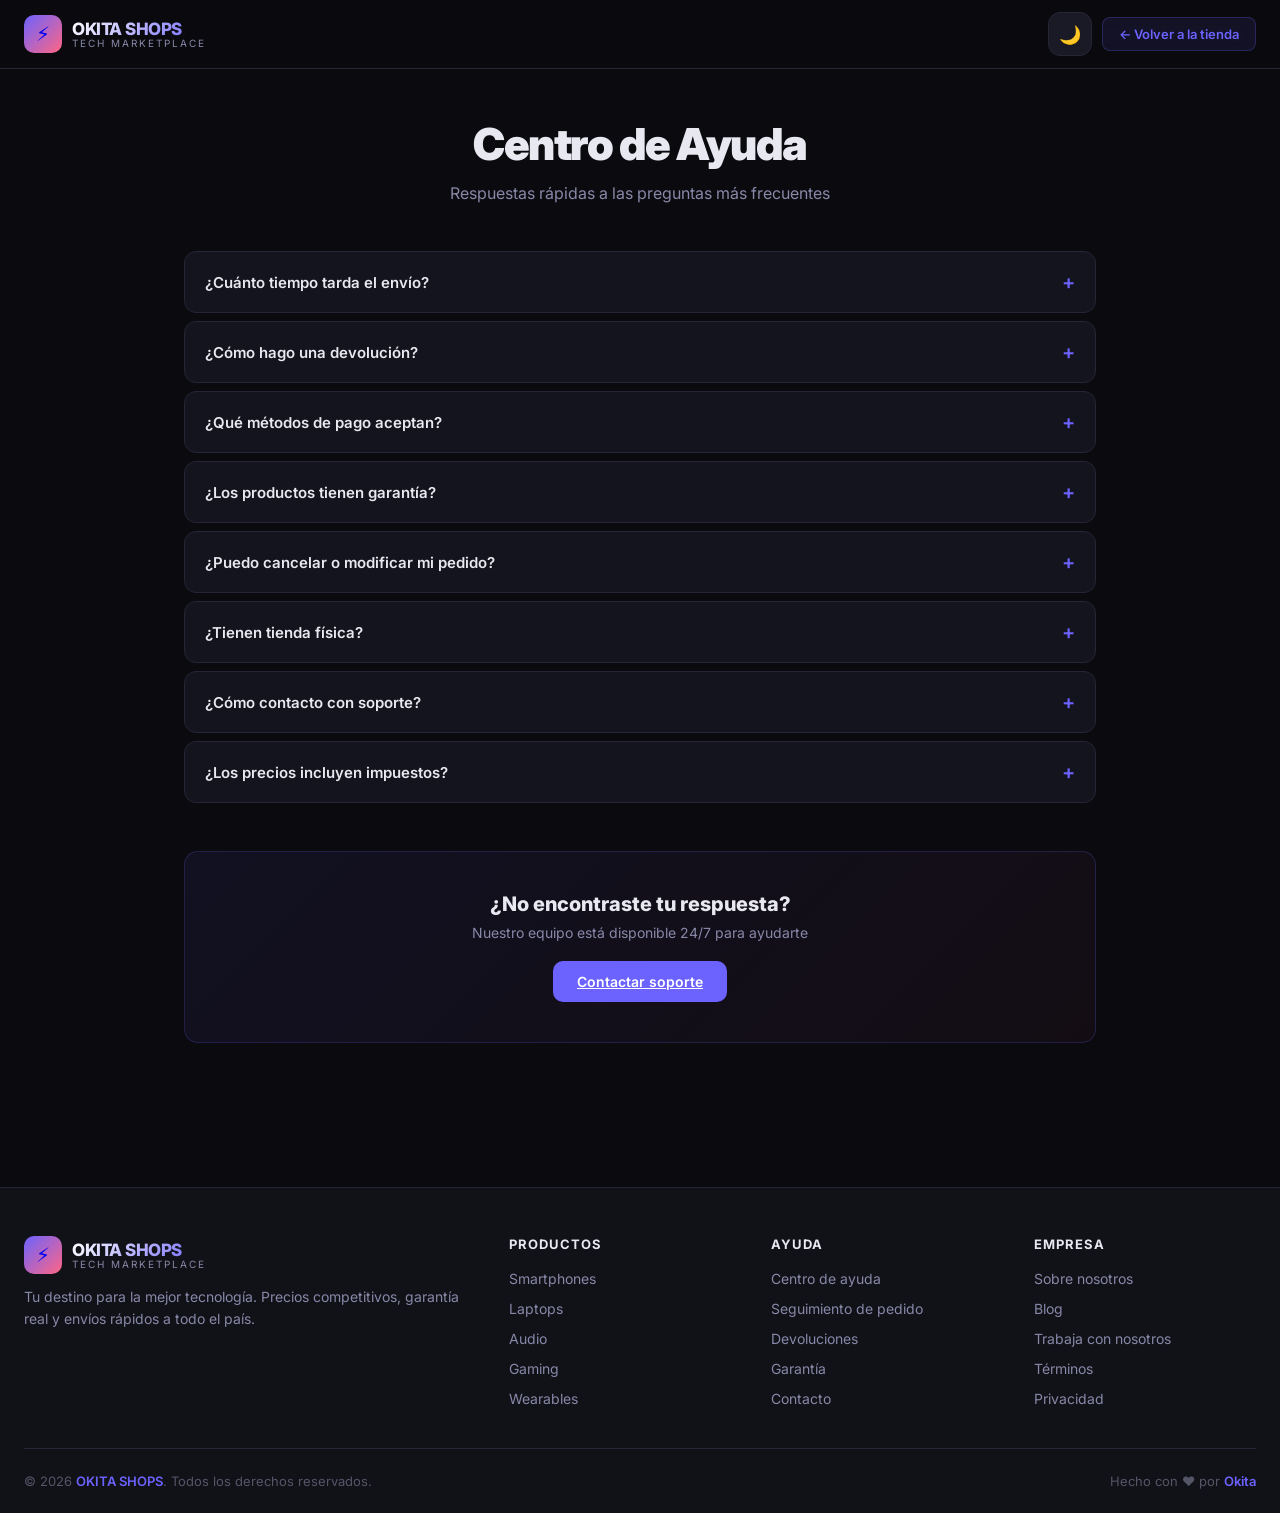
<file: pages/ayuda.html>
<!DOCTYPE html>
<html lang="es" data-theme="dark">
<head>
  <meta charset="UTF-8" />
  <meta name="viewport" content="width=device-width, initial-scale=1.0" />
  <title>Centro de Ayuda — OKITA SHOPS</title>
  <link rel="preconnect" href="https://fonts.googleapis.com" />
  <link rel="preconnect" href="https://fonts.gstatic.com" crossorigin />
  <link href="https://fonts.googleapis.com/css2?family=Inter:wght@400;500;600;700;800;900&display=swap" rel="stylesheet" />
  <link rel="stylesheet" href="../css/styles.css" />
  <link rel="icon" href="data:image/svg+xml,<svg xmlns='http://www.w3.org/2000/svg' viewBox='0 0 100 100'><text y='.9em' font-size='90'>⚡</text></svg>" />
</head>
<body>

  <header>
    <div class="header-inner">
      <a href="../index.html" class="logo">
        <div class="logo-icon">⚡</div>
        <div class="logo-text">
          <strong>OKITA SHOPS</strong>
          <small>Tech Marketplace</small>
        </div>
      </a>
      <div class="header-actions" style="margin-left:auto">
        <button class="theme-toggle" id="theme-toggle" title="Cambiar tema"><span id="theme-icon">🌙</span></button>
        <a href="../index.html" class="btn-back-store">← Volver a la tienda</a>
      </div>
    </div>
  </header>

  <div class="inner-page-layout">

    <div class="pg-hero">
      <h2>Centro de Ayuda</h2>
      <p>Respuestas rápidas a las preguntas más frecuentes</p>
    </div>

    <div class="faq-list">
      <details class="faq-item">
        <summary>¿Cuánto tiempo tarda el envío?</summary>
        <div class="faq-body">Los envíos estándar tardan 3–5 días hábiles. Express llega en 24–48 h. Gratis en pedidos mayores a $99.</div>
      </details>
      <details class="faq-item">
        <summary>¿Cómo hago una devolución?</summary>
        <div class="faq-body">Tienes 30 días desde la recepción. El producto debe estar sin uso y en embalaje original. Solicítala desde tu perfil o en soporte@okitashops.com.</div>
      </details>
      <details class="faq-item">
        <summary>¿Qué métodos de pago aceptan?</summary>
        <div class="faq-body">Visa, Mastercard, Amex, PayPal, transferencia bancaria y efectivo en puntos autorizados.</div>
      </details>
      <details class="faq-item">
        <summary>¿Los productos tienen garantía?</summary>
        <div class="faq-body">Todos incluyen mínimo 12 meses de garantía oficial. Muchos tienen 24 meses. También ofrecemos garantía extendida de hasta 3 años.</div>
      </details>
      <details class="faq-item">
        <summary>¿Puedo cancelar o modificar mi pedido?</summary>
        <div class="faq-body">Sí, dentro de las primeras 2 horas de haberlo realizado. Después entrará en preparación y no podrá modificarse.</div>
      </details>
      <details class="faq-item">
        <summary>¿Tienen tienda física?</summary>
        <div class="faq-body">Somos 100% online, lo que nos permite ofrecer los mejores precios. Enviamos a todo el país.</div>
      </details>
      <details class="faq-item">
        <summary>¿Cómo contacto con soporte?</summary>
        <div class="faq-body">Chat en vivo 24/7, email a soporte@okitashops.com o llamada al +1 800 OKITA (Lun–Vie, 9am–6pm).</div>
      </details>
      <details class="faq-item">
        <summary>¿Los precios incluyen impuestos?</summary>
        <div class="faq-body">Sí, todos los precios ya incluyen impuestos. No hay cargos sorpresa al finalizar la compra.</div>
      </details>
    </div>

    <div class="pg-cta-box">
      <h3>¿No encontraste tu respuesta?</h3>
      <p>Nuestro equipo está disponible 24/7 para ayudarte</p>
      <a href="contacto.html" class="pg-btn">Contactar soporte</a>
    </div>

  </div>

  <footer>
    <div class="footer-inner">
      <div class="footer-grid">
        <div class="footer-brand footer-col">
          <a href="../index.html" class="logo">
            <div class="logo-icon">⚡</div>
            <div class="logo-text"><strong>OKITA SHOPS</strong><small>Tech Marketplace</small></div>
          </a>
          <p>Tu destino para la mejor tecnología. Precios competitivos, garantía real y envíos rápidos a todo el país.</p>
        </div>
        <div class="footer-col">
          <h4>Productos</h4>
          <ul>
            <li><a href="../index.html">Smartphones</a></li>
            <li><a href="../index.html">Laptops</a></li>
            <li><a href="../index.html">Audio</a></li>
            <li><a href="../index.html">Gaming</a></li>
            <li><a href="../index.html">Wearables</a></li>
          </ul>
        </div>
        <div class="footer-col">
          <h4>Ayuda</h4>
          <ul>
            <li><a href="ayuda.html">Centro de ayuda</a></li>
            <li><a href="seguimiento.html">Seguimiento de pedido</a></li>
            <li><a href="devoluciones.html">Devoluciones</a></li>
            <li><a href="garantia.html">Garantía</a></li>
            <li><a href="contacto.html">Contacto</a></li>
          </ul>
        </div>
        <div class="footer-col">
          <h4>Empresa</h4>
          <ul>
            <li><a href="nosotros.html">Sobre nosotros</a></li>
            <li><a href="blog.html">Blog</a></li>
            <li><a href="trabaja.html">Trabaja con nosotros</a></li>
            <li><a href="terminos.html">Términos</a></li>
            <li><a href="privacidad.html">Privacidad</a></li>
          </ul>
        </div>
      </div>
      <div class="footer-bottom">
        <p>© 2026 <span>OKITA SHOPS</span>. Todos los derechos reservados.</p>
        <p>Hecho con ♥ por <span>Okita</span></p>
      </div>
    </div>
  </footer>

  <script src="../js/shared.js"></script>
</body>
</html>
</file>
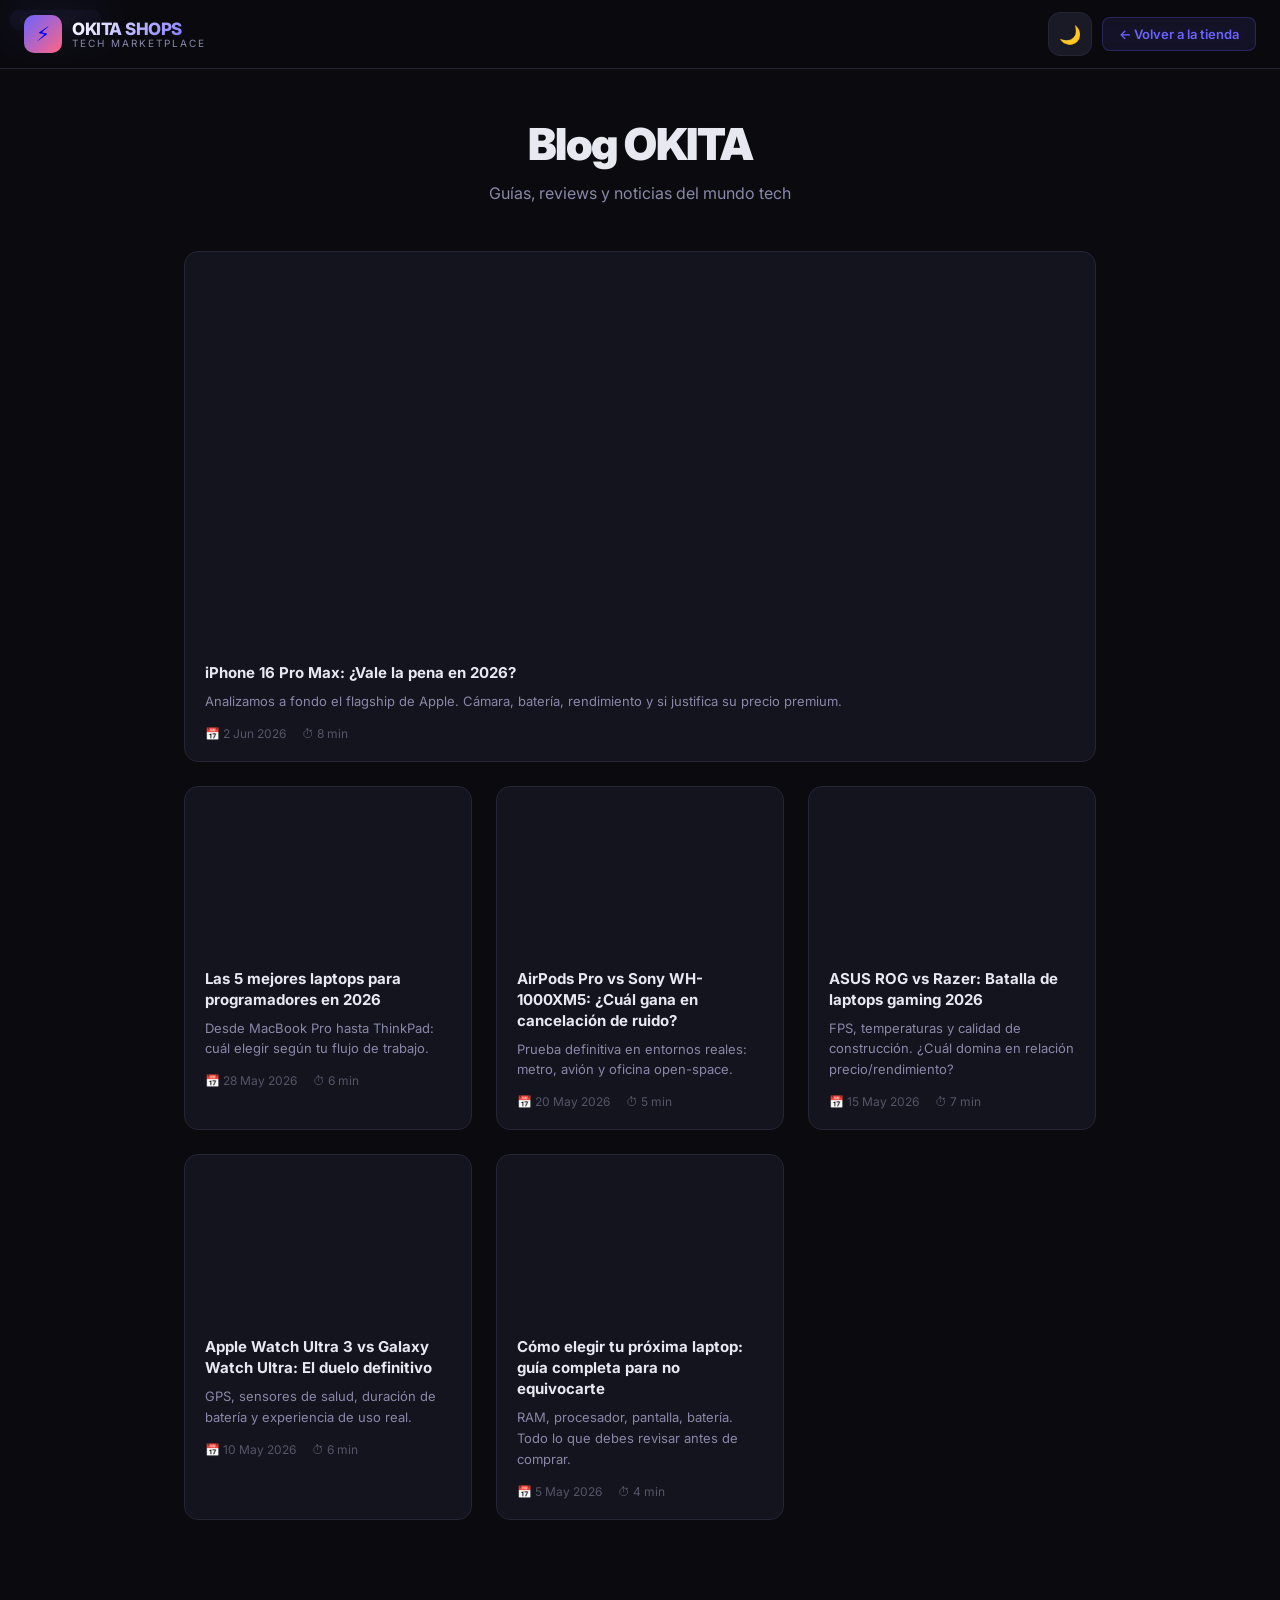
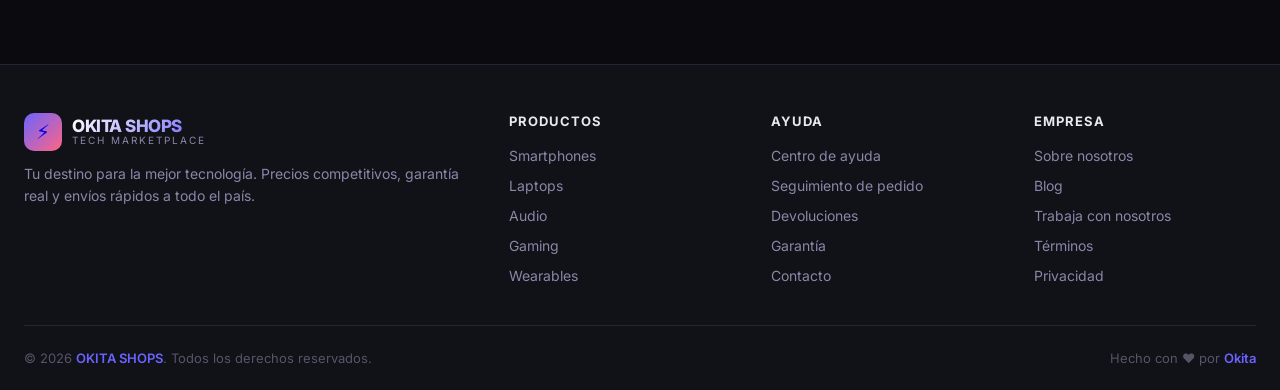
<file: pages/blog.html>
<!DOCTYPE html>
<html lang="es" data-theme="dark">
<head>
  <meta charset="UTF-8" />
  <meta name="viewport" content="width=device-width, initial-scale=1.0" />
  <title>Blog — OKITA SHOPS</title>
  <link rel="preconnect" href="https://fonts.googleapis.com" />
  <link rel="preconnect" href="https://fonts.gstatic.com" crossorigin />
  <link href="https://fonts.googleapis.com/css2?family=Inter:wght@400;500;600;700;800;900&display=swap" rel="stylesheet" />
  <link rel="stylesheet" href="../css/styles.css" />
  <link rel="icon" href="data:image/svg+xml,<svg xmlns='http://www.w3.org/2000/svg' viewBox='0 0 100 100'><text y='.9em' font-size='90'>⚡</text></svg>" />
</head>
<body>

  <header>
    <div class="header-inner">
      <a href="../index.html" class="logo">
        <div class="logo-icon">⚡</div>
        <div class="logo-text"><strong>OKITA SHOPS</strong><small>Tech Marketplace</small></div>
      </a>
      <div class="header-actions" style="margin-left:auto">
        <button class="theme-toggle" id="theme-toggle" title="Cambiar tema"><span id="theme-icon">🌙</span></button>
        <a href="../index.html" class="btn-back-store">← Volver a la tienda</a>
      </div>
    </div>
  </header>

  <div class="inner-page-layout">

    <div class="pg-hero">
      <h2>Blog OKITA</h2>
      <p>Guías, reviews y noticias del mundo tech</p>
    </div>

    <div class="blog-grid">
      <article class="blog-card featured-post">
        <div class="blog-img" style="background-image:url('https://images.unsplash.com/photo-1511707171634-5f897ff02aa9?auto=format&fit=crop&w=800&h=400')"></div>
        <div class="blog-body">
          <span class="blog-tag">Review</span>
          <h3>iPhone 16 Pro Max: ¿Vale la pena en 2026?</h3>
          <p>Analizamos a fondo el flagship de Apple. Cámara, batería, rendimiento y si justifica su precio premium.</p>
          <div class="blog-meta"><span>📅 2 Jun 2026</span><span>⏱ 8 min</span></div>
        </div>
      </article>

      <article class="blog-card">
        <div class="blog-img" style="background-image:url('https://images.unsplash.com/photo-1496181133206-80ce9b88a853?auto=format&fit=crop&w=600&h=300')"></div>
        <div class="blog-body">
          <span class="blog-tag">Guía</span>
          <h3>Las 5 mejores laptops para programadores en 2026</h3>
          <p>Desde MacBook Pro hasta ThinkPad: cuál elegir según tu flujo de trabajo.</p>
          <div class="blog-meta"><span>📅 28 May 2026</span><span>⏱ 6 min</span></div>
        </div>
      </article>

      <article class="blog-card">
        <div class="blog-img" style="background-image:url('https://images.unsplash.com/photo-1505740420928-5e560c06d30e?auto=format&fit=crop&w=600&h=300')"></div>
        <div class="blog-body">
          <span class="blog-tag">Comparativa</span>
          <h3>AirPods Pro vs Sony WH-1000XM5: ¿Cuál gana en cancelación de ruido?</h3>
          <p>Prueba definitiva en entornos reales: metro, avión y oficina open-space.</p>
          <div class="blog-meta"><span>📅 20 May 2026</span><span>⏱ 5 min</span></div>
        </div>
      </article>

      <article class="blog-card">
        <div class="blog-img" style="background-image:url('https://images.unsplash.com/photo-1593508512255-86ab42a8e620?auto=format&fit=crop&w=600&h=300')"></div>
        <div class="blog-body">
          <span class="blog-tag">Gaming</span>
          <h3>ASUS ROG vs Razer: Batalla de laptops gaming 2026</h3>
          <p>FPS, temperaturas y calidad de construcción. ¿Cuál domina en relación precio/rendimiento?</p>
          <div class="blog-meta"><span>📅 15 May 2026</span><span>⏱ 7 min</span></div>
        </div>
      </article>

      <article class="blog-card">
        <div class="blog-img" style="background-image:url('https://images.unsplash.com/photo-1523275335684-37898b6baf30?auto=format&fit=crop&w=600&h=300')"></div>
        <div class="blog-body">
          <span class="blog-tag">Wearables</span>
          <h3>Apple Watch Ultra 3 vs Galaxy Watch Ultra: El duelo definitivo</h3>
          <p>GPS, sensores de salud, duración de batería y experiencia de uso real.</p>
          <div class="blog-meta"><span>📅 10 May 2026</span><span>⏱ 6 min</span></div>
        </div>
      </article>

      <article class="blog-card">
        <div class="blog-img" style="background-image:url('https://images.unsplash.com/photo-1593642702821-c8da6771f0c6?auto=format&fit=crop&w=600&h=300')"></div>
        <div class="blog-body">
          <span class="blog-tag">Consejos</span>
          <h3>Cómo elegir tu próxima laptop: guía completa para no equivocarte</h3>
          <p>RAM, procesador, pantalla, batería. Todo lo que debes revisar antes de comprar.</p>
          <div class="blog-meta"><span>📅 5 May 2026</span><span>⏱ 4 min</span></div>
        </div>
      </article>
    </div>

  </div>

  <footer>
    <div class="footer-inner">
      <div class="footer-grid">
        <div class="footer-brand footer-col">
          <a href="../index.html" class="logo">
            <div class="logo-icon">⚡</div>
            <div class="logo-text"><strong>OKITA SHOPS</strong><small>Tech Marketplace</small></div>
          </a>
          <p>Tu destino para la mejor tecnología. Precios competitivos, garantía real y envíos rápidos a todo el país.</p>
        </div>
        <div class="footer-col">
          <h4>Productos</h4>
          <ul>
            <li><a href="../index.html">Smartphones</a></li>
            <li><a href="../index.html">Laptops</a></li>
            <li><a href="../index.html">Audio</a></li>
            <li><a href="../index.html">Gaming</a></li>
            <li><a href="../index.html">Wearables</a></li>
          </ul>
        </div>
        <div class="footer-col">
          <h4>Ayuda</h4>
          <ul>
            <li><a href="ayuda.html">Centro de ayuda</a></li>
            <li><a href="seguimiento.html">Seguimiento de pedido</a></li>
            <li><a href="devoluciones.html">Devoluciones</a></li>
            <li><a href="garantia.html">Garantía</a></li>
            <li><a href="contacto.html">Contacto</a></li>
          </ul>
        </div>
        <div class="footer-col">
          <h4>Empresa</h4>
          <ul>
            <li><a href="nosotros.html">Sobre nosotros</a></li>
            <li><a href="blog.html">Blog</a></li>
            <li><a href="trabaja.html">Trabaja con nosotros</a></li>
            <li><a href="terminos.html">Términos</a></li>
            <li><a href="privacidad.html">Privacidad</a></li>
          </ul>
        </div>
      </div>
      <div class="footer-bottom">
        <p>© 2026 <span>OKITA SHOPS</span>. Todos los derechos reservados.</p>
        <p>Hecho con ♥ por <span>Okita</span></p>
      </div>
    </div>
  </footer>

  <script src="../js/shared.js"></script>
</body>
</html>
</file>
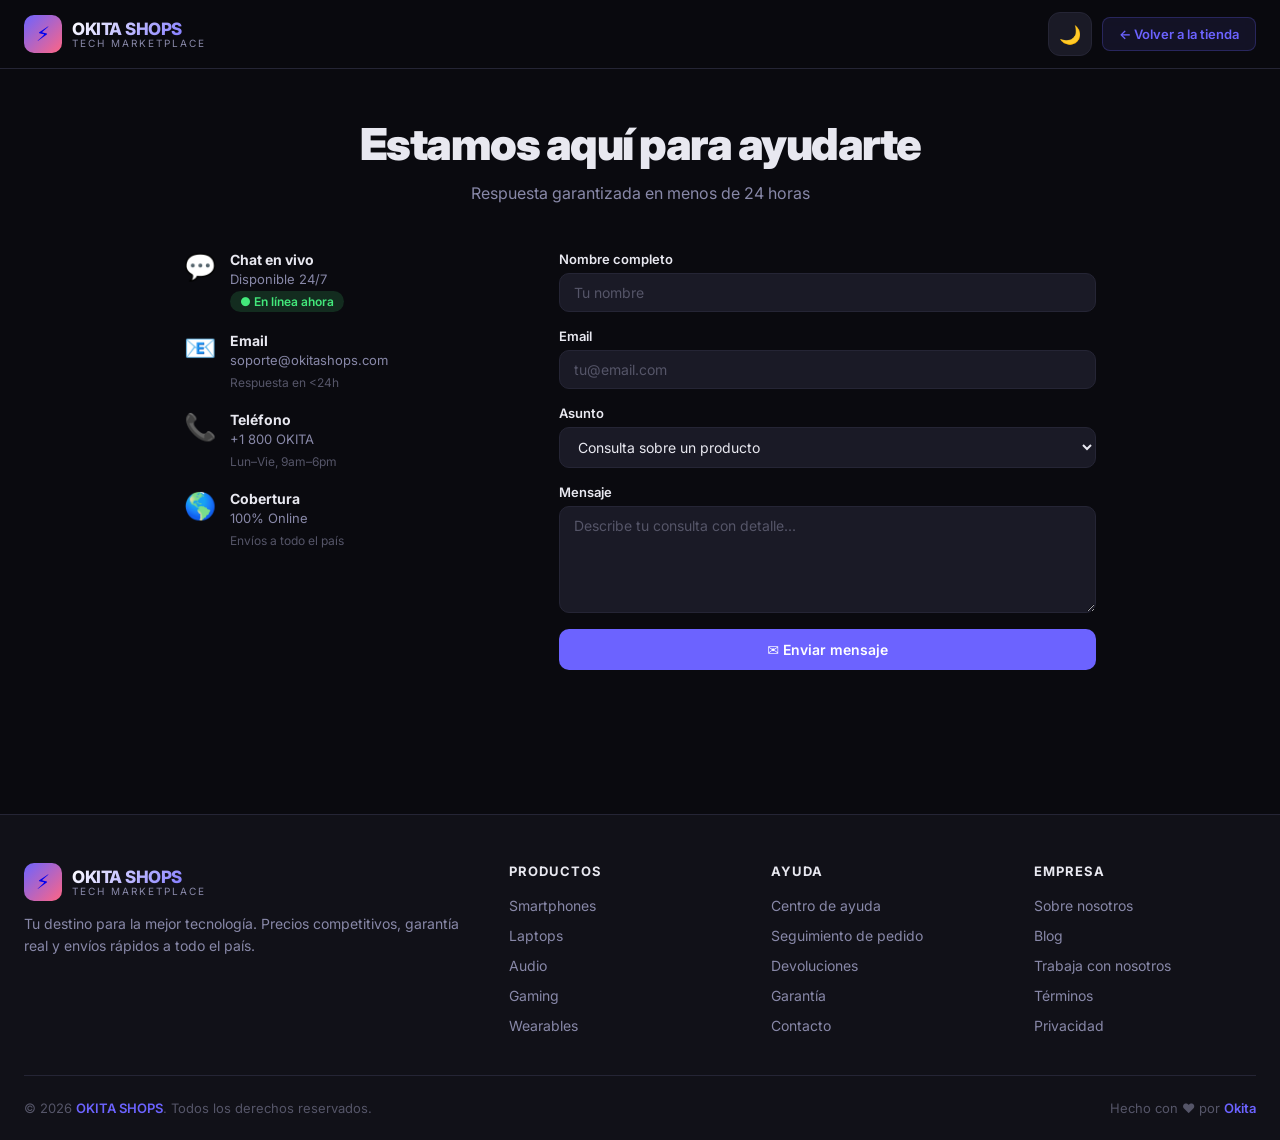
<file: pages/contacto.html>
<!DOCTYPE html>
<html lang="es" data-theme="dark">
<head>
  <meta charset="UTF-8" />
  <meta name="viewport" content="width=device-width, initial-scale=1.0" />
  <title>Contacto — OKITA SHOPS</title>
  <link rel="preconnect" href="https://fonts.googleapis.com" />
  <link rel="preconnect" href="https://fonts.gstatic.com" crossorigin />
  <link href="https://fonts.googleapis.com/css2?family=Inter:wght@400;500;600;700;800;900&display=swap" rel="stylesheet" />
  <link rel="stylesheet" href="../css/styles.css" />
  <link rel="icon" href="data:image/svg+xml,<svg xmlns='http://www.w3.org/2000/svg' viewBox='0 0 100 100'><text y='.9em' font-size='90'>⚡</text></svg>" />
</head>
<body>

  <header>
    <div class="header-inner">
      <a href="../index.html" class="logo">
        <div class="logo-icon">⚡</div>
        <div class="logo-text"><strong>OKITA SHOPS</strong><small>Tech Marketplace</small></div>
      </a>
      <div class="header-actions" style="margin-left:auto">
        <button class="theme-toggle" id="theme-toggle" title="Cambiar tema"><span id="theme-icon">🌙</span></button>
        <a href="../index.html" class="btn-back-store">← Volver a la tienda</a>
      </div>
    </div>
  </header>

  <div class="inner-page-layout">

    <div class="pg-hero">
      <h2>Estamos aquí para ayudarte</h2>
      <p>Respuesta garantizada en menos de 24 horas</p>
    </div>

    <div class="contact-layout">
      <div class="contact-info">
        <div class="contact-method">
          <div class="contact-method-icon">💬</div>
          <div>
            <strong>Chat en vivo</strong>
            <p>Disponible 24/7</p>
            <span class="contact-badge online">● En línea ahora</span>
          </div>
        </div>
        <div class="contact-method">
          <div class="contact-method-icon">📧</div>
          <div>
            <strong>Email</strong>
            <p>soporte@okitashops.com</p>
            <span>Respuesta en &lt;24h</span>
          </div>
        </div>
        <div class="contact-method">
          <div class="contact-method-icon">📞</div>
          <div>
            <strong>Teléfono</strong>
            <p>+1 800 OKITA</p>
            <span>Lun–Vie, 9am–6pm</span>
          </div>
        </div>
        <div class="contact-method">
          <div class="contact-method-icon">🌎</div>
          <div>
            <strong>Cobertura</strong>
            <p>100% Online</p>
            <span>Envíos a todo el país</span>
          </div>
        </div>
      </div>

      <form id="contact-form" class="contact-form" onsubmit="submitContact(event)">
        <div class="form-group">
          <label class="form-label">Nombre completo</label>
          <input type="text" class="form-control" placeholder="Tu nombre" required />
        </div>
        <div class="form-group">
          <label class="form-label">Email</label>
          <input type="email" class="form-control" placeholder="tu@email.com" required />
        </div>
        <div class="form-group">
          <label class="form-label">Asunto</label>
          <select class="form-control">
            <option>Consulta sobre un producto</option>
            <option>Estado de mi pedido</option>
            <option>Devolución o garantía</option>
            <option>Problema técnico</option>
            <option>Otro</option>
          </select>
        </div>
        <div class="form-group">
          <label class="form-label">Mensaje</label>
          <textarea class="form-control" rows="5" placeholder="Describe tu consulta con detalle..." required></textarea>
        </div>
        <button type="submit" id="contact-submit" class="pg-btn" style="width:100%">✉️ Enviar mensaje</button>
      </form>
    </div>

  </div>

  <footer>
    <div class="footer-inner">
      <div class="footer-grid">
        <div class="footer-brand footer-col">
          <a href="../index.html" class="logo">
            <div class="logo-icon">⚡</div>
            <div class="logo-text"><strong>OKITA SHOPS</strong><small>Tech Marketplace</small></div>
          </a>
          <p>Tu destino para la mejor tecnología. Precios competitivos, garantía real y envíos rápidos a todo el país.</p>
        </div>
        <div class="footer-col">
          <h4>Productos</h4>
          <ul>
            <li><a href="../index.html">Smartphones</a></li>
            <li><a href="../index.html">Laptops</a></li>
            <li><a href="../index.html">Audio</a></li>
            <li><a href="../index.html">Gaming</a></li>
            <li><a href="../index.html">Wearables</a></li>
          </ul>
        </div>
        <div class="footer-col">
          <h4>Ayuda</h4>
          <ul>
            <li><a href="ayuda.html">Centro de ayuda</a></li>
            <li><a href="seguimiento.html">Seguimiento de pedido</a></li>
            <li><a href="devoluciones.html">Devoluciones</a></li>
            <li><a href="garantia.html">Garantía</a></li>
            <li><a href="contacto.html">Contacto</a></li>
          </ul>
        </div>
        <div class="footer-col">
          <h4>Empresa</h4>
          <ul>
            <li><a href="nosotros.html">Sobre nosotros</a></li>
            <li><a href="blog.html">Blog</a></li>
            <li><a href="trabaja.html">Trabaja con nosotros</a></li>
            <li><a href="terminos.html">Términos</a></li>
            <li><a href="privacidad.html">Privacidad</a></li>
          </ul>
        </div>
      </div>
      <div class="footer-bottom">
        <p>© 2026 <span>OKITA SHOPS</span>. Todos los derechos reservados.</p>
        <p>Hecho con ♥ por <span>Okita</span></p>
      </div>
    </div>
  </footer>

  <script src="../js/shared.js"></script>
  <script>
    function submitContact(e) {
      e.preventDefault();
      const btn = document.getElementById("contact-submit");
      btn.textContent = "Enviando...";
      btn.disabled = true;
      setTimeout(() => {
        document.getElementById("contact-form").innerHTML = `
          <div class="contact-success">
            <div style="font-size:64px;margin-bottom:16px">✉️</div>
            <h3>¡Mensaje enviado!</h3>
            <p>Nos pondremos en contacto en menos de 24 horas. ¡Gracias!</p>
          </div>`;
      }, 1200);
    }
  </script>
</body>
</html>
</file>
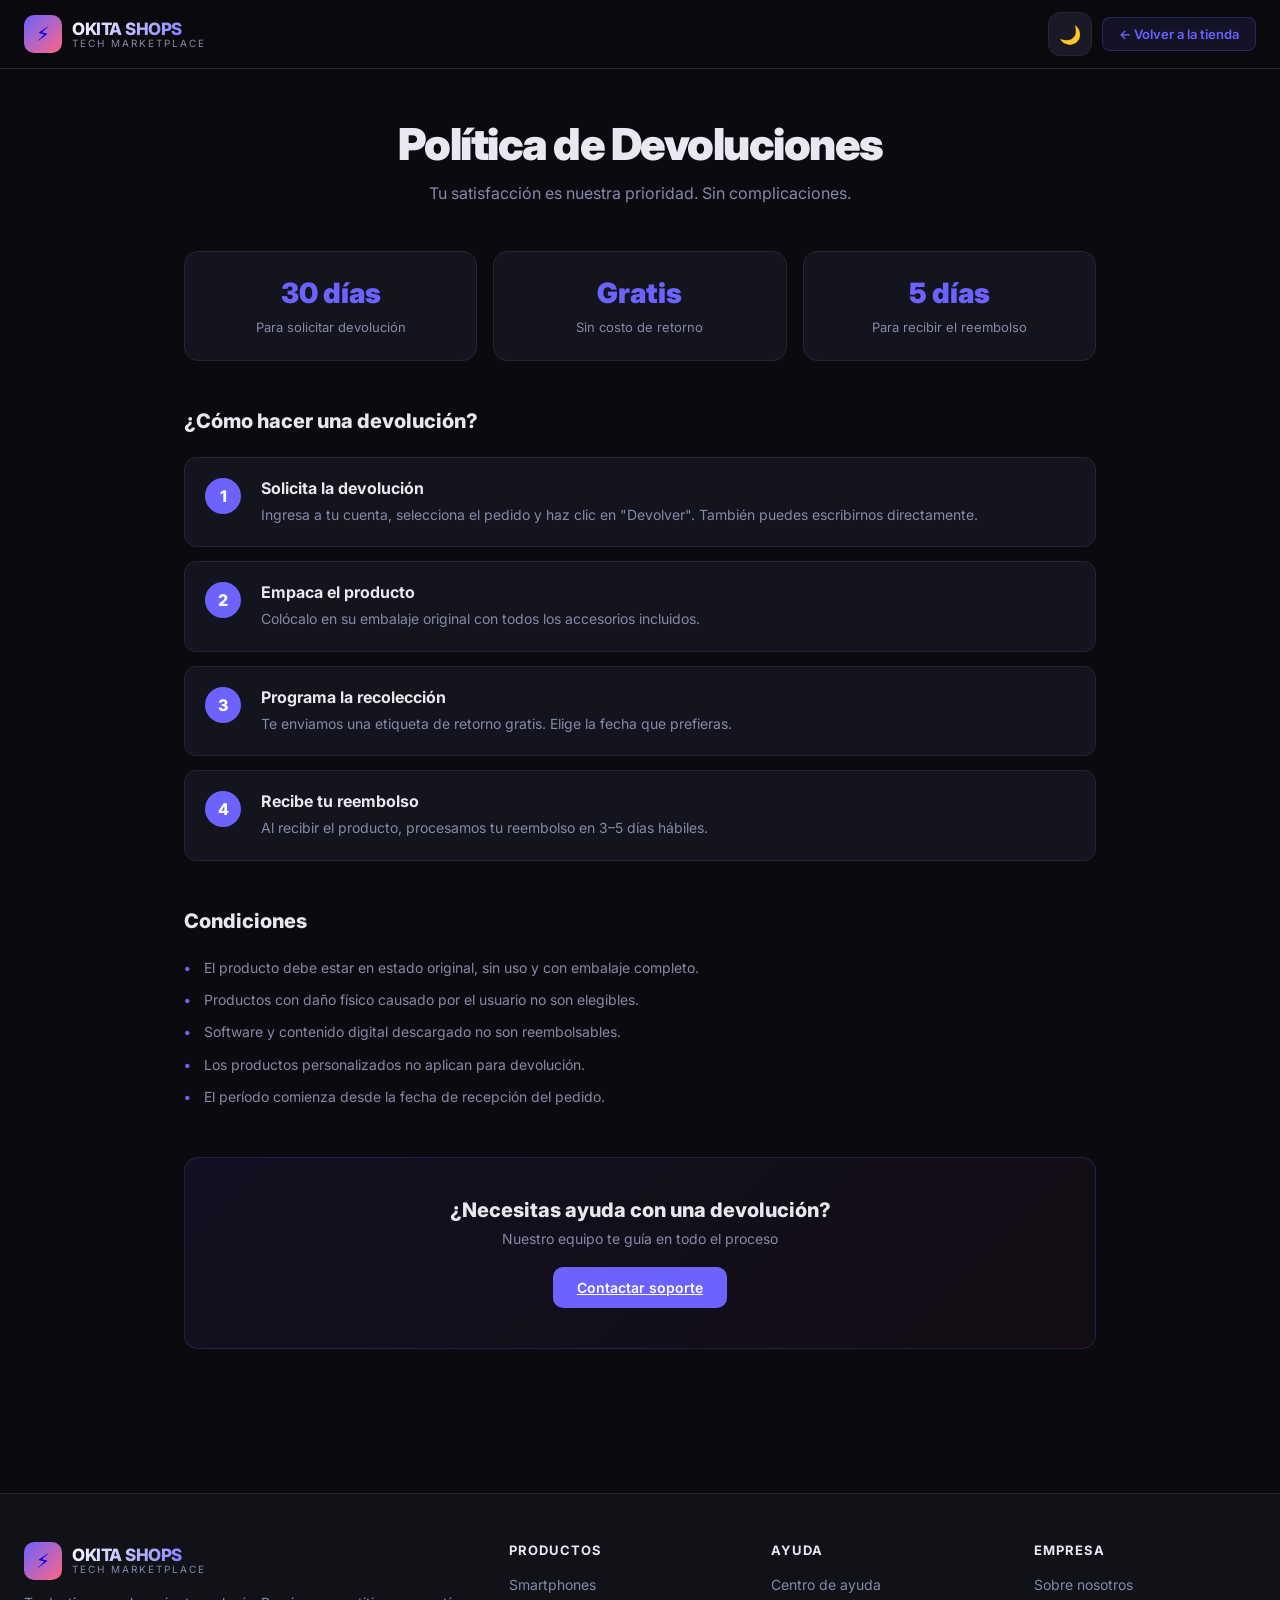
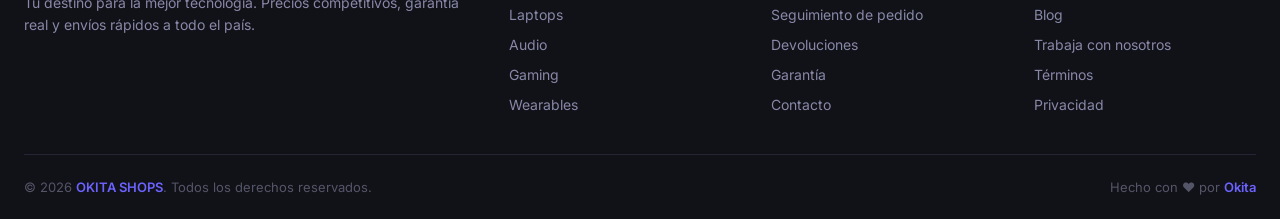
<file: pages/devoluciones.html>
<!DOCTYPE html>
<html lang="es" data-theme="dark">
<head>
  <meta charset="UTF-8" />
  <meta name="viewport" content="width=device-width, initial-scale=1.0" />
  <title>Devoluciones — OKITA SHOPS</title>
  <link rel="preconnect" href="https://fonts.googleapis.com" />
  <link rel="preconnect" href="https://fonts.gstatic.com" crossorigin />
  <link href="https://fonts.googleapis.com/css2?family=Inter:wght@400;500;600;700;800;900&display=swap" rel="stylesheet" />
  <link rel="stylesheet" href="../css/styles.css" />
  <link rel="icon" href="data:image/svg+xml,<svg xmlns='http://www.w3.org/2000/svg' viewBox='0 0 100 100'><text y='.9em' font-size='90'>⚡</text></svg>" />
</head>
<body>

  <header>
    <div class="header-inner">
      <a href="../index.html" class="logo">
        <div class="logo-icon">⚡</div>
        <div class="logo-text"><strong>OKITA SHOPS</strong><small>Tech Marketplace</small></div>
      </a>
      <div class="header-actions" style="margin-left:auto">
        <button class="theme-toggle" id="theme-toggle" title="Cambiar tema"><span id="theme-icon">🌙</span></button>
        <a href="../index.html" class="btn-back-store">← Volver a la tienda</a>
      </div>
    </div>
  </header>

  <div class="inner-page-layout">

    <div class="pg-hero">
      <h2>Política de Devoluciones</h2>
      <p>Tu satisfacción es nuestra prioridad. Sin complicaciones.</p>
    </div>

    <div class="pg-grid-3" style="margin-bottom:48px">
      <div class="stat-card"><strong>30 días</strong><span>Para solicitar devolución</span></div>
      <div class="stat-card"><strong>Gratis</strong><span>Sin costo de retorno</span></div>
      <div class="stat-card"><strong>5 días</strong><span>Para recibir el reembolso</span></div>
    </div>

    <div class="pg-section">
      <h3>¿Cómo hacer una devolución?</h3>
      <div class="return-steps">
        <div class="return-step">
          <div class="return-num">1</div>
          <div><strong>Solicita la devolución</strong><p>Ingresa a tu cuenta, selecciona el pedido y haz clic en "Devolver". También puedes escribirnos directamente.</p></div>
        </div>
        <div class="return-step">
          <div class="return-num">2</div>
          <div><strong>Empaca el producto</strong><p>Colócalo en su embalaje original con todos los accesorios incluidos.</p></div>
        </div>
        <div class="return-step">
          <div class="return-num">3</div>
          <div><strong>Programa la recolección</strong><p>Te enviamos una etiqueta de retorno gratis. Elige la fecha que prefieras.</p></div>
        </div>
        <div class="return-step">
          <div class="return-num">4</div>
          <div><strong>Recibe tu reembolso</strong><p>Al recibir el producto, procesamos tu reembolso en 3–5 días hábiles.</p></div>
        </div>
      </div>
    </div>

    <div class="pg-section">
      <h3>Condiciones</h3>
      <ul class="policy-list">
        <li>El producto debe estar en estado original, sin uso y con embalaje completo.</li>
        <li>Productos con daño físico causado por el usuario no son elegibles.</li>
        <li>Software y contenido digital descargado no son reembolsables.</li>
        <li>Los productos personalizados no aplican para devolución.</li>
        <li>El período comienza desde la fecha de recepción del pedido.</li>
      </ul>
    </div>

    <div class="pg-cta-box">
      <h3>¿Necesitas ayuda con una devolución?</h3>
      <p>Nuestro equipo te guía en todo el proceso</p>
      <a href="contacto.html" class="pg-btn">Contactar soporte</a>
    </div>

  </div>

  <footer>
    <div class="footer-inner">
      <div class="footer-grid">
        <div class="footer-brand footer-col">
          <a href="../index.html" class="logo">
            <div class="logo-icon">⚡</div>
            <div class="logo-text"><strong>OKITA SHOPS</strong><small>Tech Marketplace</small></div>
          </a>
          <p>Tu destino para la mejor tecnología. Precios competitivos, garantía real y envíos rápidos a todo el país.</p>
        </div>
        <div class="footer-col">
          <h4>Productos</h4>
          <ul>
            <li><a href="../index.html">Smartphones</a></li>
            <li><a href="../index.html">Laptops</a></li>
            <li><a href="../index.html">Audio</a></li>
            <li><a href="../index.html">Gaming</a></li>
            <li><a href="../index.html">Wearables</a></li>
          </ul>
        </div>
        <div class="footer-col">
          <h4>Ayuda</h4>
          <ul>
            <li><a href="ayuda.html">Centro de ayuda</a></li>
            <li><a href="seguimiento.html">Seguimiento de pedido</a></li>
            <li><a href="devoluciones.html">Devoluciones</a></li>
            <li><a href="garantia.html">Garantía</a></li>
            <li><a href="contacto.html">Contacto</a></li>
          </ul>
        </div>
        <div class="footer-col">
          <h4>Empresa</h4>
          <ul>
            <li><a href="nosotros.html">Sobre nosotros</a></li>
            <li><a href="blog.html">Blog</a></li>
            <li><a href="trabaja.html">Trabaja con nosotros</a></li>
            <li><a href="terminos.html">Términos</a></li>
            <li><a href="privacidad.html">Privacidad</a></li>
          </ul>
        </div>
      </div>
      <div class="footer-bottom">
        <p>© 2026 <span>OKITA SHOPS</span>. Todos los derechos reservados.</p>
        <p>Hecho con ♥ por <span>Okita</span></p>
      </div>
    </div>
  </footer>

  <script src="../js/shared.js"></script>
</body>
</html>
</file>
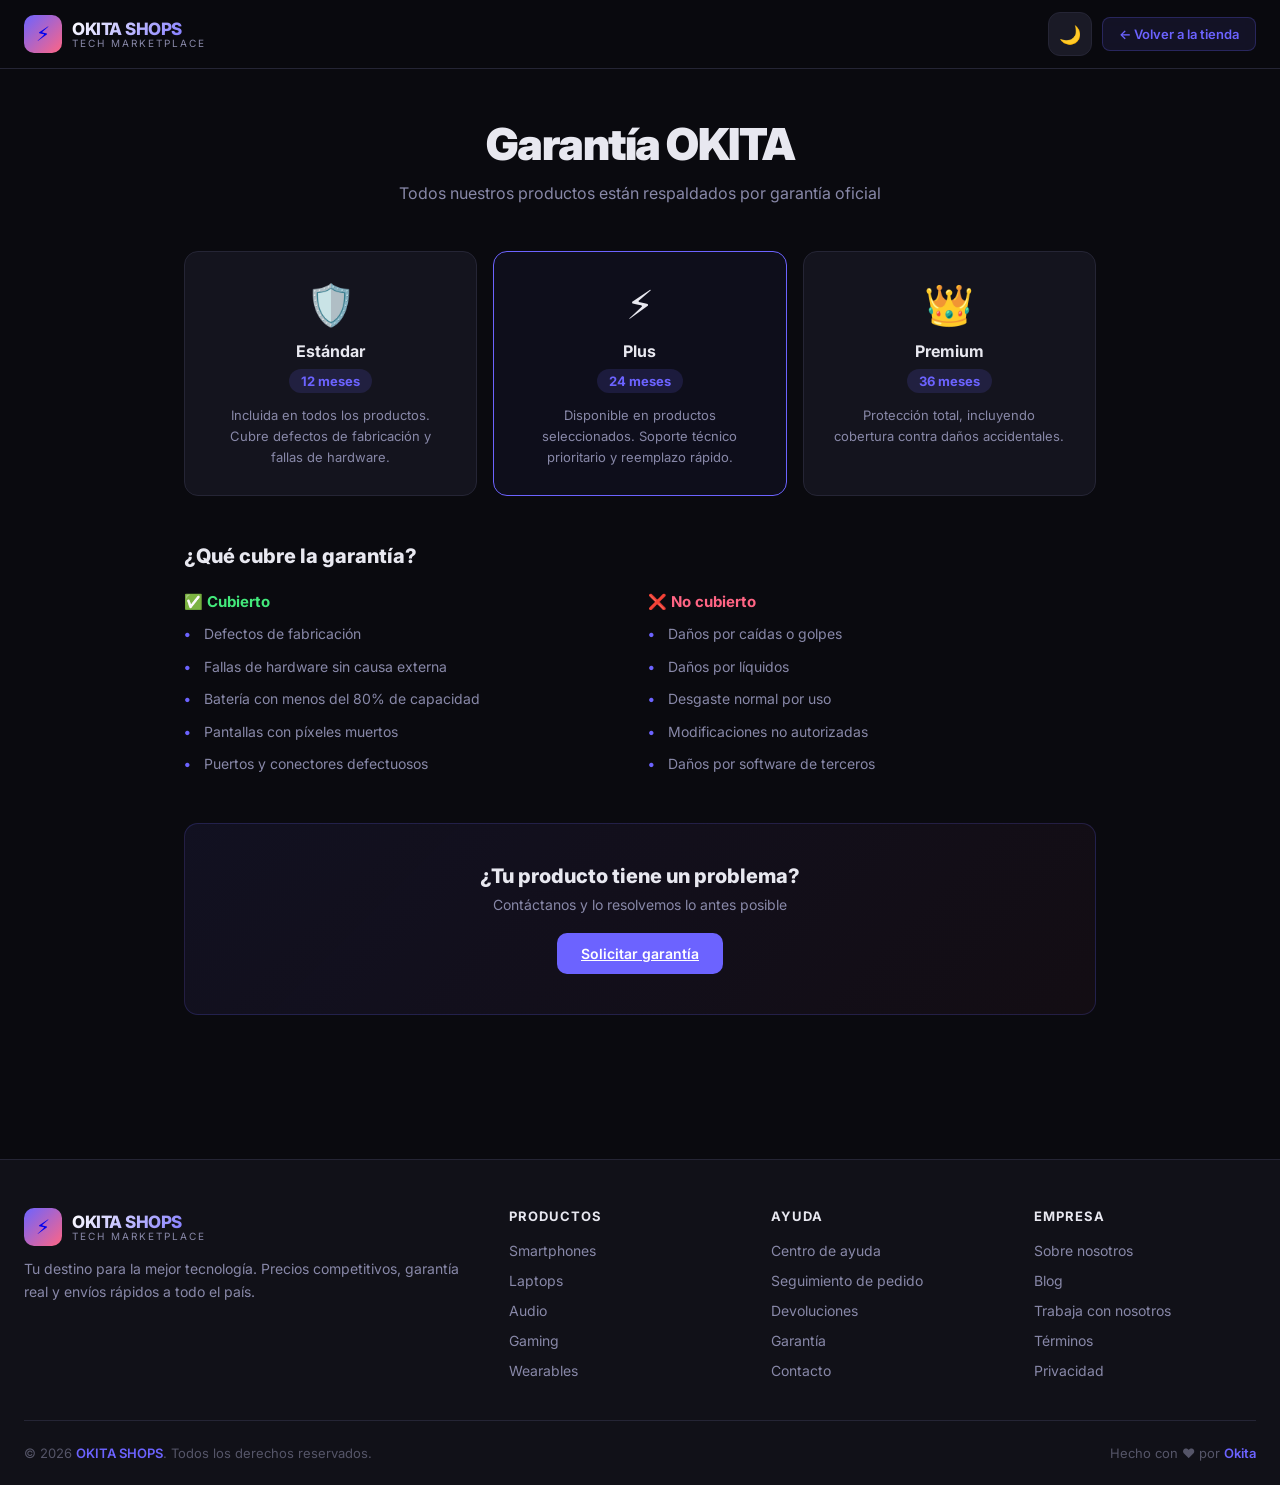
<file: pages/garantia.html>
<!DOCTYPE html>
<html lang="es" data-theme="dark">
<head>
  <meta charset="UTF-8" />
  <meta name="viewport" content="width=device-width, initial-scale=1.0" />
  <title>Garantía — OKITA SHOPS</title>
  <link rel="preconnect" href="https://fonts.googleapis.com" />
  <link rel="preconnect" href="https://fonts.gstatic.com" crossorigin />
  <link href="https://fonts.googleapis.com/css2?family=Inter:wght@400;500;600;700;800;900&display=swap" rel="stylesheet" />
  <link rel="stylesheet" href="../css/styles.css" />
  <link rel="icon" href="data:image/svg+xml,<svg xmlns='http://www.w3.org/2000/svg' viewBox='0 0 100 100'><text y='.9em' font-size='90'>⚡</text></svg>" />
</head>
<body>

  <header>
    <div class="header-inner">
      <a href="../index.html" class="logo">
        <div class="logo-icon">⚡</div>
        <div class="logo-text"><strong>OKITA SHOPS</strong><small>Tech Marketplace</small></div>
      </a>
      <div class="header-actions" style="margin-left:auto">
        <button class="theme-toggle" id="theme-toggle" title="Cambiar tema"><span id="theme-icon">🌙</span></button>
        <a href="../index.html" class="btn-back-store">← Volver a la tienda</a>
      </div>
    </div>
  </header>

  <div class="inner-page-layout">

    <div class="pg-hero">
      <h2>Garantía OKITA</h2>
      <p>Todos nuestros productos están respaldados por garantía oficial</p>
    </div>

    <div class="pg-grid-3" style="margin-bottom:48px">
      <div class="guarantee-card">
        <div class="guarantee-icon">🛡️</div>
        <strong>Estándar</strong>
        <span class="guarantee-time">12 meses</span>
        <p>Incluida en todos los productos. Cubre defectos de fabricación y fallas de hardware.</p>
      </div>
      <div class="guarantee-card featured">
        <div class="guarantee-icon">⚡</div>
        <strong>Plus</strong>
        <span class="guarantee-time">24 meses</span>
        <p>Disponible en productos seleccionados. Soporte técnico prioritario y reemplazo rápido.</p>
      </div>
      <div class="guarantee-card">
        <div class="guarantee-icon">👑</div>
        <strong>Premium</strong>
        <span class="guarantee-time">36 meses</span>
        <p>Protección total, incluyendo cobertura contra daños accidentales.</p>
      </div>
    </div>

    <div class="pg-section">
      <h3>¿Qué cubre la garantía?</h3>
      <div class="pg-grid-2">
        <div>
          <h4 style="color:var(--accent3);margin-bottom:12px;font-size:15px">✅ Cubierto</h4>
          <ul class="policy-list">
            <li>Defectos de fabricación</li>
            <li>Fallas de hardware sin causa externa</li>
            <li>Batería con menos del 80% de capacidad</li>
            <li>Pantallas con píxeles muertos</li>
            <li>Puertos y conectores defectuosos</li>
          </ul>
        </div>
        <div>
          <h4 style="color:var(--accent2);margin-bottom:12px;font-size:15px">❌ No cubierto</h4>
          <ul class="policy-list">
            <li>Daños por caídas o golpes</li>
            <li>Daños por líquidos</li>
            <li>Desgaste normal por uso</li>
            <li>Modificaciones no autorizadas</li>
            <li>Daños por software de terceros</li>
          </ul>
        </div>
      </div>
    </div>

    <div class="pg-cta-box">
      <h3>¿Tu producto tiene un problema?</h3>
      <p>Contáctanos y lo resolvemos lo antes posible</p>
      <a href="contacto.html" class="pg-btn">Solicitar garantía</a>
    </div>

  </div>

  <footer>
    <div class="footer-inner">
      <div class="footer-grid">
        <div class="footer-brand footer-col">
          <a href="../index.html" class="logo">
            <div class="logo-icon">⚡</div>
            <div class="logo-text"><strong>OKITA SHOPS</strong><small>Tech Marketplace</small></div>
          </a>
          <p>Tu destino para la mejor tecnología. Precios competitivos, garantía real y envíos rápidos a todo el país.</p>
        </div>
        <div class="footer-col">
          <h4>Productos</h4>
          <ul>
            <li><a href="../index.html">Smartphones</a></li>
            <li><a href="../index.html">Laptops</a></li>
            <li><a href="../index.html">Audio</a></li>
            <li><a href="../index.html">Gaming</a></li>
            <li><a href="../index.html">Wearables</a></li>
          </ul>
        </div>
        <div class="footer-col">
          <h4>Ayuda</h4>
          <ul>
            <li><a href="ayuda.html">Centro de ayuda</a></li>
            <li><a href="seguimiento.html">Seguimiento de pedido</a></li>
            <li><a href="devoluciones.html">Devoluciones</a></li>
            <li><a href="garantia.html">Garantía</a></li>
            <li><a href="contacto.html">Contacto</a></li>
          </ul>
        </div>
        <div class="footer-col">
          <h4>Empresa</h4>
          <ul>
            <li><a href="nosotros.html">Sobre nosotros</a></li>
            <li><a href="blog.html">Blog</a></li>
            <li><a href="trabaja.html">Trabaja con nosotros</a></li>
            <li><a href="terminos.html">Términos</a></li>
            <li><a href="privacidad.html">Privacidad</a></li>
          </ul>
        </div>
      </div>
      <div class="footer-bottom">
        <p>© 2026 <span>OKITA SHOPS</span>. Todos los derechos reservados.</p>
        <p>Hecho con ♥ por <span>Okita</span></p>
      </div>
    </div>
  </footer>

  <script src="../js/shared.js"></script>
</body>
</html>
</file>
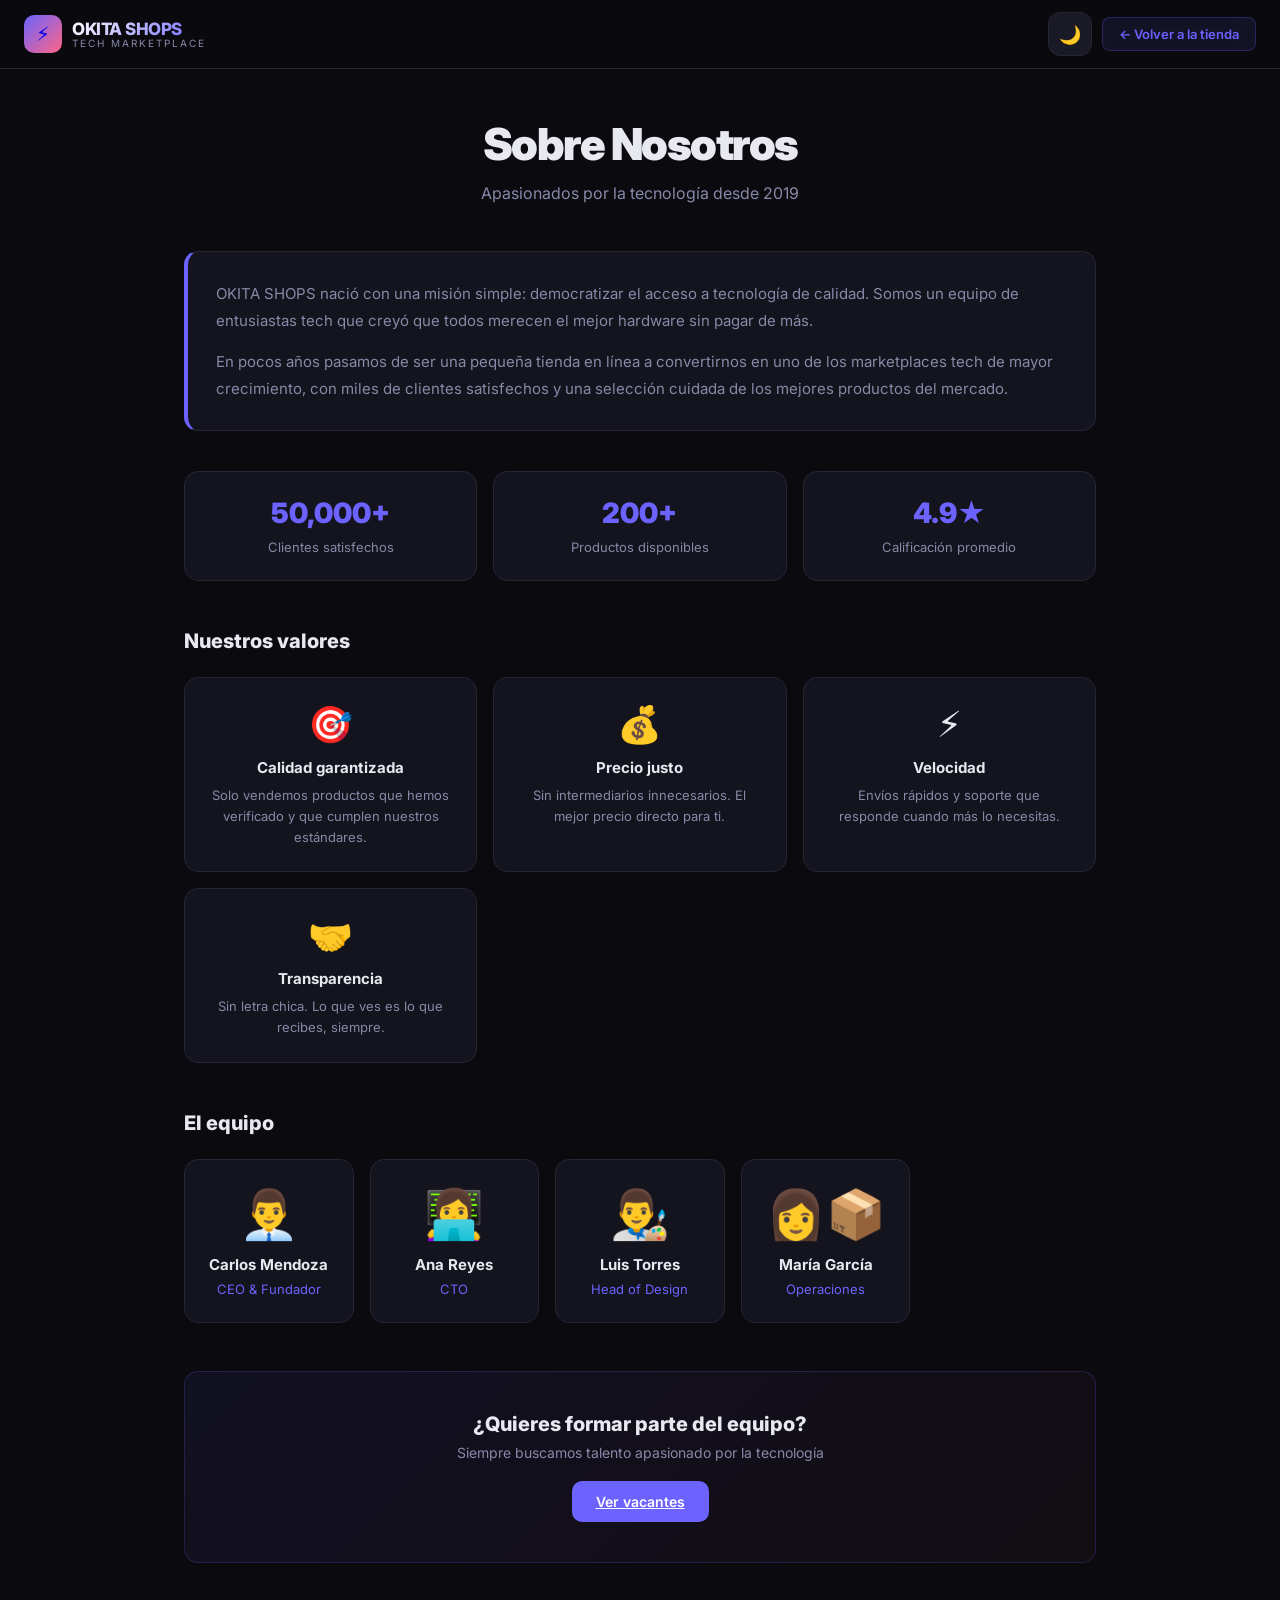
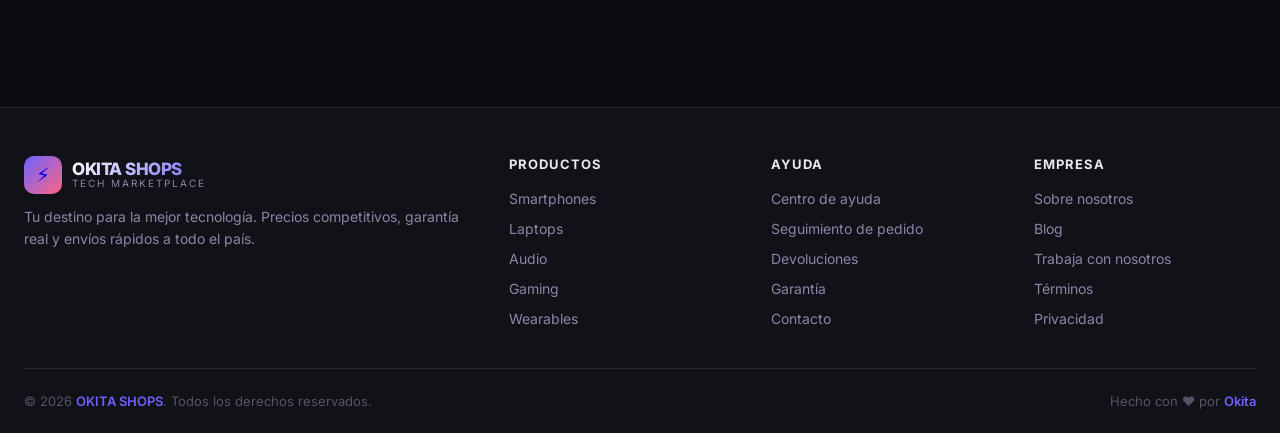
<file: pages/nosotros.html>
<!DOCTYPE html>
<html lang="es" data-theme="dark">
<head>
  <meta charset="UTF-8" />
  <meta name="viewport" content="width=device-width, initial-scale=1.0" />
  <title>Sobre Nosotros — OKITA SHOPS</title>
  <link rel="preconnect" href="https://fonts.googleapis.com" />
  <link rel="preconnect" href="https://fonts.gstatic.com" crossorigin />
  <link href="https://fonts.googleapis.com/css2?family=Inter:wght@400;500;600;700;800;900&display=swap" rel="stylesheet" />
  <link rel="stylesheet" href="../css/styles.css" />
  <link rel="icon" href="data:image/svg+xml,<svg xmlns='http://www.w3.org/2000/svg' viewBox='0 0 100 100'><text y='.9em' font-size='90'>⚡</text></svg>" />
</head>
<body>

  <header>
    <div class="header-inner">
      <a href="../index.html" class="logo">
        <div class="logo-icon">⚡</div>
        <div class="logo-text"><strong>OKITA SHOPS</strong><small>Tech Marketplace</small></div>
      </a>
      <div class="header-actions" style="margin-left:auto">
        <button class="theme-toggle" id="theme-toggle" title="Cambiar tema"><span id="theme-icon">🌙</span></button>
        <a href="../index.html" class="btn-back-store">← Volver a la tienda</a>
      </div>
    </div>
  </header>

  <div class="inner-page-layout">

    <div class="pg-hero">
      <h2>Sobre Nosotros</h2>
      <p>Apasionados por la tecnología desde 2019</p>
    </div>

    <div class="about-story">
      <p>OKITA SHOPS nació con una misión simple: democratizar el acceso a tecnología de calidad. Somos un equipo de entusiastas tech que creyó que todos merecen el mejor hardware sin pagar de más.</p>
      <p>En pocos años pasamos de ser una pequeña tienda en línea a convertirnos en uno de los marketplaces tech de mayor crecimiento, con miles de clientes satisfechos y una selección cuidada de los mejores productos del mercado.</p>
    </div>

    <div class="pg-grid-3" style="margin-bottom:48px">
      <div class="stat-card"><strong>50,000+</strong><span>Clientes satisfechos</span></div>
      <div class="stat-card"><strong>200+</strong><span>Productos disponibles</span></div>
      <div class="stat-card"><strong>4.9★</strong><span>Calificación promedio</span></div>
    </div>

    <div class="pg-section">
      <h3>Nuestros valores</h3>
      <div class="pg-grid-2">
        <div class="value-card">
          <div class="value-icon">🎯</div>
          <strong>Calidad garantizada</strong>
          <p>Solo vendemos productos que hemos verificado y que cumplen nuestros estándares.</p>
        </div>
        <div class="value-card">
          <div class="value-icon">💰</div>
          <strong>Precio justo</strong>
          <p>Sin intermediarios innecesarios. El mejor precio directo para ti.</p>
        </div>
        <div class="value-card">
          <div class="value-icon">⚡</div>
          <strong>Velocidad</strong>
          <p>Envíos rápidos y soporte que responde cuando más lo necesitas.</p>
        </div>
        <div class="value-card">
          <div class="value-icon">🤝</div>
          <strong>Transparencia</strong>
          <p>Sin letra chica. Lo que ves es lo que recibes, siempre.</p>
        </div>
      </div>
    </div>

    <div class="pg-section">
      <h3>El equipo</h3>
      <div class="team-grid">
        <div class="team-card">
          <div class="team-avatar">👨‍💼</div>
          <strong>Carlos Mendoza</strong>
          <span>CEO & Fundador</span>
        </div>
        <div class="team-card">
          <div class="team-avatar">👩‍💻</div>
          <strong>Ana Reyes</strong>
          <span>CTO</span>
        </div>
        <div class="team-card">
          <div class="team-avatar">👨‍🎨</div>
          <strong>Luis Torres</strong>
          <span>Head of Design</span>
        </div>
        <div class="team-card">
          <div class="team-avatar">👩‍📦</div>
          <strong>María García</strong>
          <span>Operaciones</span>
        </div>
      </div>
    </div>

    <div class="pg-cta-box">
      <h3>¿Quieres formar parte del equipo?</h3>
      <p>Siempre buscamos talento apasionado por la tecnología</p>
      <a href="trabaja.html" class="pg-btn">Ver vacantes</a>
    </div>

  </div>

  <footer>
    <div class="footer-inner">
      <div class="footer-grid">
        <div class="footer-brand footer-col">
          <a href="../index.html" class="logo">
            <div class="logo-icon">⚡</div>
            <div class="logo-text"><strong>OKITA SHOPS</strong><small>Tech Marketplace</small></div>
          </a>
          <p>Tu destino para la mejor tecnología. Precios competitivos, garantía real y envíos rápidos a todo el país.</p>
        </div>
        <div class="footer-col">
          <h4>Productos</h4>
          <ul>
            <li><a href="../index.html">Smartphones</a></li>
            <li><a href="../index.html">Laptops</a></li>
            <li><a href="../index.html">Audio</a></li>
            <li><a href="../index.html">Gaming</a></li>
            <li><a href="../index.html">Wearables</a></li>
          </ul>
        </div>
        <div class="footer-col">
          <h4>Ayuda</h4>
          <ul>
            <li><a href="ayuda.html">Centro de ayuda</a></li>
            <li><a href="seguimiento.html">Seguimiento de pedido</a></li>
            <li><a href="devoluciones.html">Devoluciones</a></li>
            <li><a href="garantia.html">Garantía</a></li>
            <li><a href="contacto.html">Contacto</a></li>
          </ul>
        </div>
        <div class="footer-col">
          <h4>Empresa</h4>
          <ul>
            <li><a href="nosotros.html">Sobre nosotros</a></li>
            <li><a href="blog.html">Blog</a></li>
            <li><a href="trabaja.html">Trabaja con nosotros</a></li>
            <li><a href="terminos.html">Términos</a></li>
            <li><a href="privacidad.html">Privacidad</a></li>
          </ul>
        </div>
      </div>
      <div class="footer-bottom">
        <p>© 2026 <span>OKITA SHOPS</span>. Todos los derechos reservados.</p>
        <p>Hecho con ♥ por <span>Okita</span></p>
      </div>
    </div>
  </footer>

  <script src="../js/shared.js"></script>
</body>
</html>
</file>
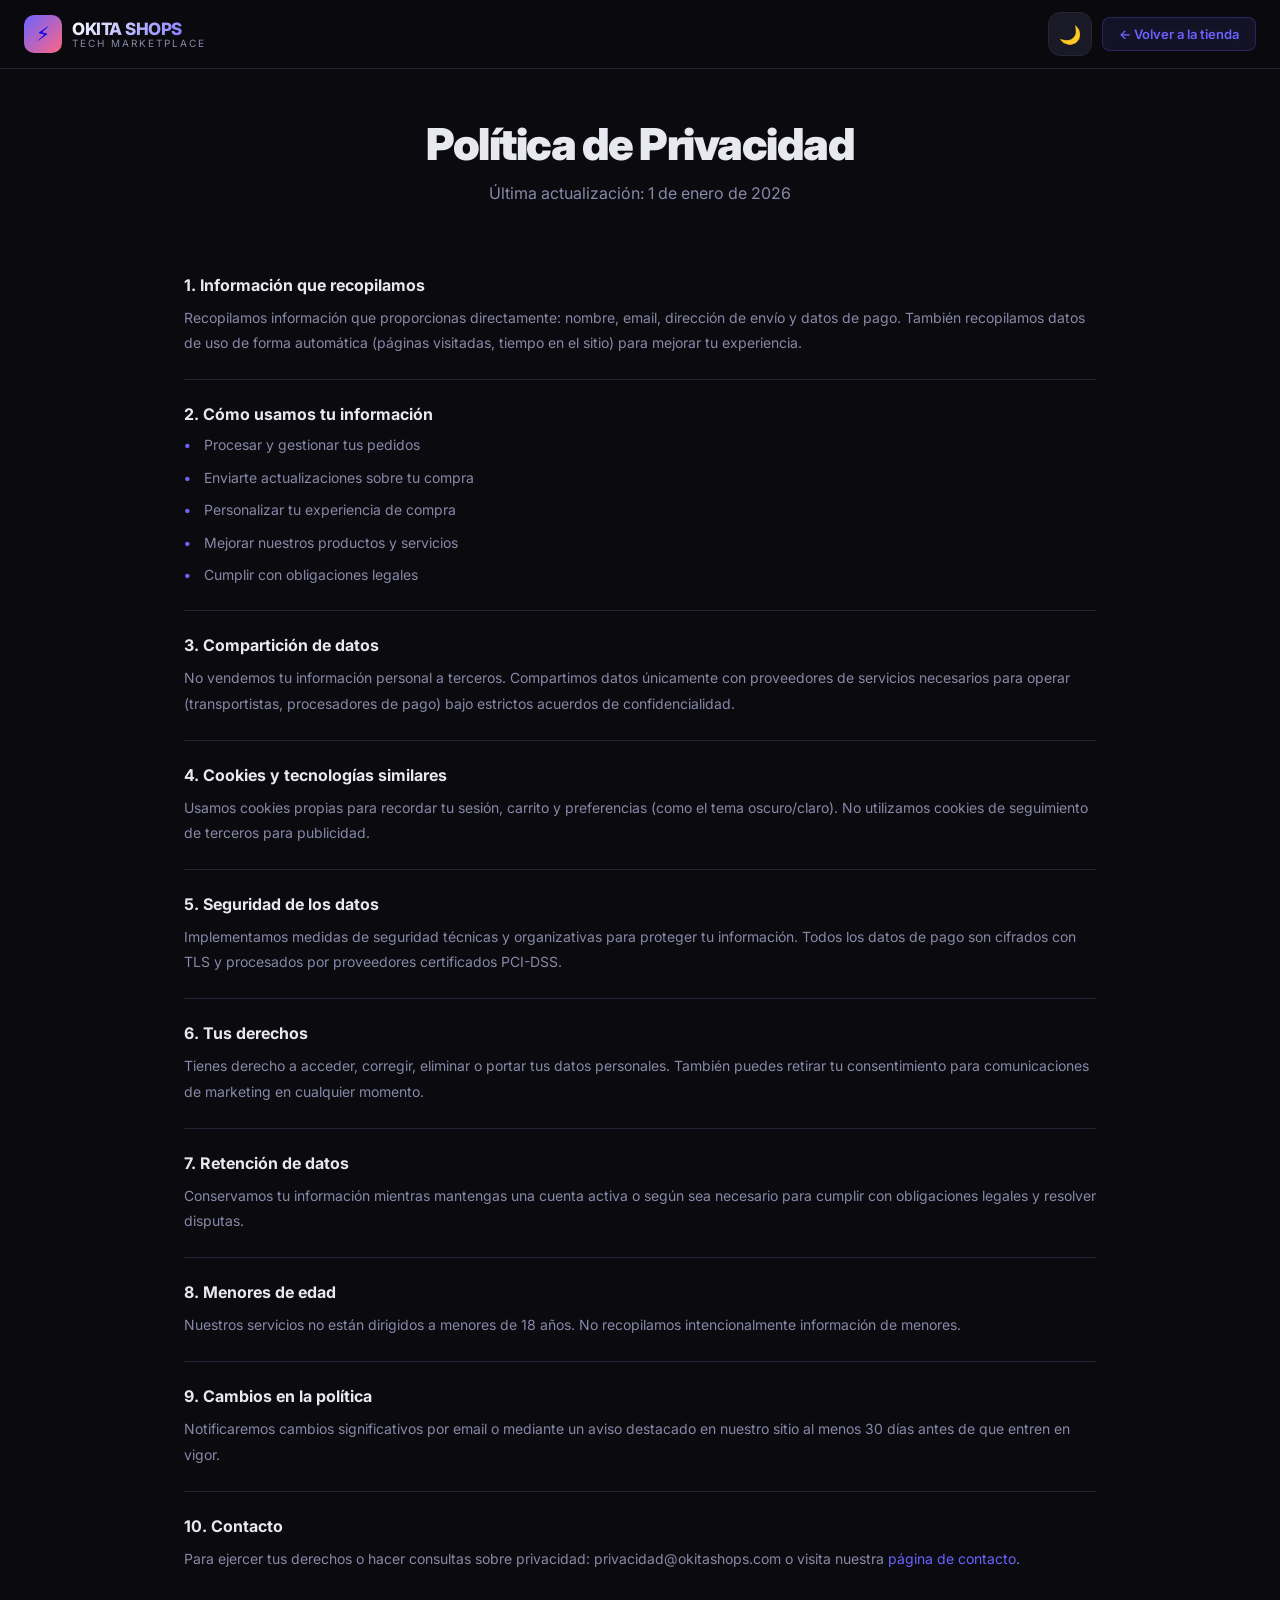
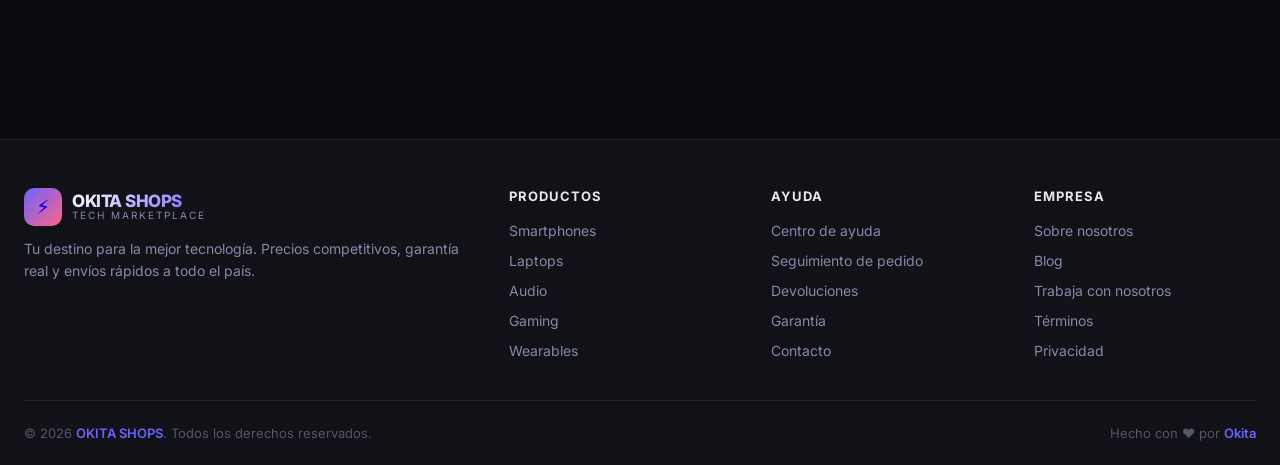
<file: pages/privacidad.html>
<!DOCTYPE html>
<html lang="es" data-theme="dark">
<head>
  <meta charset="UTF-8" />
  <meta name="viewport" content="width=device-width, initial-scale=1.0" />
  <title>Política de Privacidad — OKITA SHOPS</title>
  <link rel="preconnect" href="https://fonts.googleapis.com" />
  <link rel="preconnect" href="https://fonts.gstatic.com" crossorigin />
  <link href="https://fonts.googleapis.com/css2?family=Inter:wght@400;500;600;700;800;900&display=swap" rel="stylesheet" />
  <link rel="stylesheet" href="../css/styles.css" />
  <link rel="icon" href="data:image/svg+xml,<svg xmlns='http://www.w3.org/2000/svg' viewBox='0 0 100 100'><text y='.9em' font-size='90'>⚡</text></svg>" />
</head>
<body>

  <header>
    <div class="header-inner">
      <a href="../index.html" class="logo">
        <div class="logo-icon">⚡</div>
        <div class="logo-text"><strong>OKITA SHOPS</strong><small>Tech Marketplace</small></div>
      </a>
      <div class="header-actions" style="margin-left:auto">
        <button class="theme-toggle" id="theme-toggle" title="Cambiar tema"><span id="theme-icon">🌙</span></button>
        <a href="../index.html" class="btn-back-store">← Volver a la tienda</a>
      </div>
    </div>
  </header>

  <div class="inner-page-layout">

    <div class="pg-hero">
      <h2>Política de Privacidad</h2>
      <p>Última actualización: 1 de enero de 2026</p>
    </div>

    <div class="legal-doc">

      <div class="legal-section">
        <h3>1. Información que recopilamos</h3>
        <p>Recopilamos información que proporcionas directamente: nombre, email, dirección de envío y datos de pago. También recopilamos datos de uso de forma automática (páginas visitadas, tiempo en el sitio) para mejorar tu experiencia.</p>
      </div>

      <div class="legal-section">
        <h3>2. Cómo usamos tu información</h3>
        <ul class="policy-list">
          <li>Procesar y gestionar tus pedidos</li>
          <li>Enviarte actualizaciones sobre tu compra</li>
          <li>Personalizar tu experiencia de compra</li>
          <li>Mejorar nuestros productos y servicios</li>
          <li>Cumplir con obligaciones legales</li>
        </ul>
      </div>

      <div class="legal-section">
        <h3>3. Compartición de datos</h3>
        <p>No vendemos tu información personal a terceros. Compartimos datos únicamente con proveedores de servicios necesarios para operar (transportistas, procesadores de pago) bajo estrictos acuerdos de confidencialidad.</p>
      </div>

      <div class="legal-section">
        <h3>4. Cookies y tecnologías similares</h3>
        <p>Usamos cookies propias para recordar tu sesión, carrito y preferencias (como el tema oscuro/claro). No utilizamos cookies de seguimiento de terceros para publicidad.</p>
      </div>

      <div class="legal-section">
        <h3>5. Seguridad de los datos</h3>
        <p>Implementamos medidas de seguridad técnicas y organizativas para proteger tu información. Todos los datos de pago son cifrados con TLS y procesados por proveedores certificados PCI-DSS.</p>
      </div>

      <div class="legal-section">
        <h3>6. Tus derechos</h3>
        <p>Tienes derecho a acceder, corregir, eliminar o portar tus datos personales. También puedes retirar tu consentimiento para comunicaciones de marketing en cualquier momento.</p>
      </div>

      <div class="legal-section">
        <h3>7. Retención de datos</h3>
        <p>Conservamos tu información mientras mantengas una cuenta activa o según sea necesario para cumplir con obligaciones legales y resolver disputas.</p>
      </div>

      <div class="legal-section">
        <h3>8. Menores de edad</h3>
        <p>Nuestros servicios no están dirigidos a menores de 18 años. No recopilamos intencionalmente información de menores.</p>
      </div>

      <div class="legal-section">
        <h3>9. Cambios en la política</h3>
        <p>Notificaremos cambios significativos por email o mediante un aviso destacado en nuestro sitio al menos 30 días antes de que entren en vigor.</p>
      </div>

      <div class="legal-section">
        <h3>10. Contacto</h3>
        <p>Para ejercer tus derechos o hacer consultas sobre privacidad: privacidad@okitashops.com o visita nuestra <a href="contacto.html">página de contacto</a>.</p>
      </div>

    </div>

  </div>

  <footer>
    <div class="footer-inner">
      <div class="footer-grid">
        <div class="footer-brand footer-col">
          <a href="../index.html" class="logo">
            <div class="logo-icon">⚡</div>
            <div class="logo-text"><strong>OKITA SHOPS</strong><small>Tech Marketplace</small></div>
          </a>
          <p>Tu destino para la mejor tecnología. Precios competitivos, garantía real y envíos rápidos a todo el país.</p>
        </div>
        <div class="footer-col">
          <h4>Productos</h4>
          <ul>
            <li><a href="../index.html">Smartphones</a></li>
            <li><a href="../index.html">Laptops</a></li>
            <li><a href="../index.html">Audio</a></li>
            <li><a href="../index.html">Gaming</a></li>
            <li><a href="../index.html">Wearables</a></li>
          </ul>
        </div>
        <div class="footer-col">
          <h4>Ayuda</h4>
          <ul>
            <li><a href="ayuda.html">Centro de ayuda</a></li>
            <li><a href="seguimiento.html">Seguimiento de pedido</a></li>
            <li><a href="devoluciones.html">Devoluciones</a></li>
            <li><a href="garantia.html">Garantía</a></li>
            <li><a href="contacto.html">Contacto</a></li>
          </ul>
        </div>
        <div class="footer-col">
          <h4>Empresa</h4>
          <ul>
            <li><a href="nosotros.html">Sobre nosotros</a></li>
            <li><a href="blog.html">Blog</a></li>
            <li><a href="trabaja.html">Trabaja con nosotros</a></li>
            <li><a href="terminos.html">Términos</a></li>
            <li><a href="privacidad.html">Privacidad</a></li>
          </ul>
        </div>
      </div>
      <div class="footer-bottom">
        <p>© 2026 <span>OKITA SHOPS</span>. Todos los derechos reservados.</p>
        <p>Hecho con ♥ por <span>Okita</span></p>
      </div>
    </div>
  </footer>

  <script src="../js/shared.js"></script>
</body>
</html>
</file>
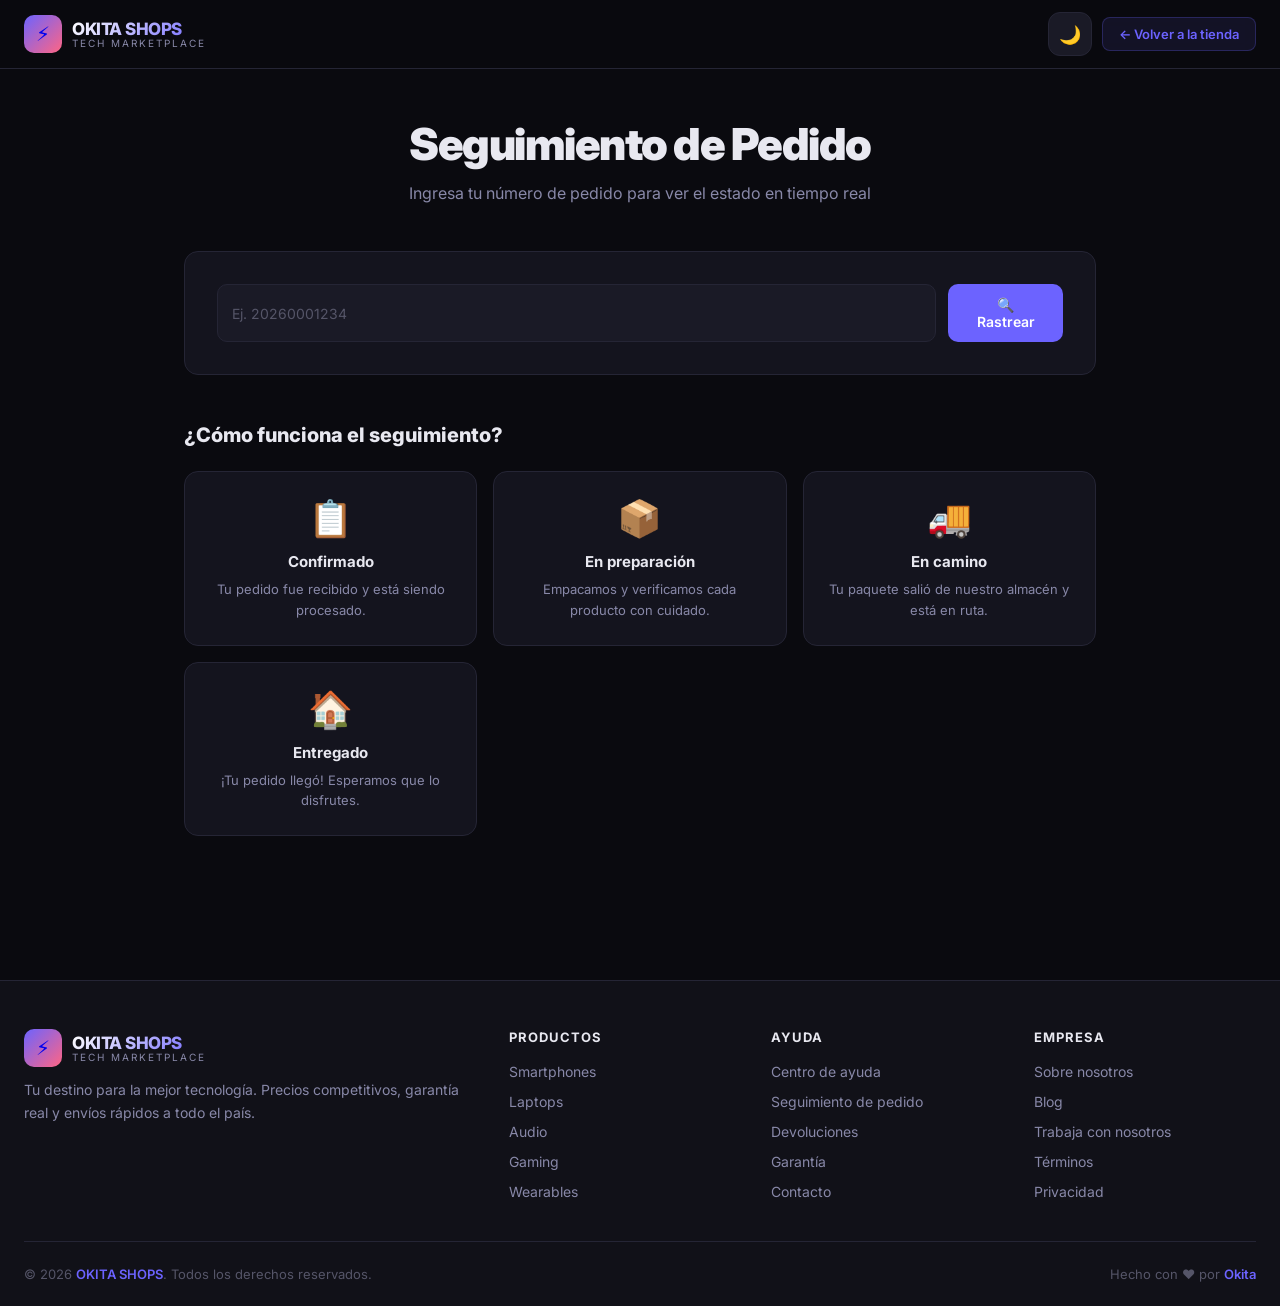
<file: pages/seguimiento.html>
<!DOCTYPE html>
<html lang="es" data-theme="dark">
<head>
  <meta charset="UTF-8" />
  <meta name="viewport" content="width=device-width, initial-scale=1.0" />
  <title>Seguimiento de Pedido — OKITA SHOPS</title>
  <link rel="preconnect" href="https://fonts.googleapis.com" />
  <link rel="preconnect" href="https://fonts.gstatic.com" crossorigin />
  <link href="https://fonts.googleapis.com/css2?family=Inter:wght@400;500;600;700;800;900&display=swap" rel="stylesheet" />
  <link rel="stylesheet" href="../css/styles.css" />
  <link rel="icon" href="data:image/svg+xml,<svg xmlns='http://www.w3.org/2000/svg' viewBox='0 0 100 100'><text y='.9em' font-size='90'>⚡</text></svg>" />
</head>
<body>

  <header>
    <div class="header-inner">
      <a href="../index.html" class="logo">
        <div class="logo-icon">⚡</div>
        <div class="logo-text"><strong>OKITA SHOPS</strong><small>Tech Marketplace</small></div>
      </a>
      <div class="header-actions" style="margin-left:auto">
        <button class="theme-toggle" id="theme-toggle" title="Cambiar tema"><span id="theme-icon">🌙</span></button>
        <a href="../index.html" class="btn-back-store">← Volver a la tienda</a>
      </div>
    </div>
  </header>

  <div class="inner-page-layout">

    <div class="pg-hero">
      <h2>Seguimiento de Pedido</h2>
      <p>Ingresa tu número de pedido para ver el estado en tiempo real</p>
    </div>

    <div class="track-box">
      <div class="track-form">
        <input type="text" id="track-input" class="form-control" placeholder="Ej. 20260001234" maxlength="20"
               onkeydown="if(event.key==='Enter') trackOrder()" />
        <button class="pg-btn" onclick="trackOrder()">🔍 Rastrear</button>
      </div>
      <div id="track-result" style="display:none;margin-top:28px"></div>
    </div>

    <div class="pg-section">
      <h3>¿Cómo funciona el seguimiento?</h3>
      <div class="pg-grid-2">
        <div class="step-card"><div class="step-icon">📋</div><strong>Confirmado</strong><p>Tu pedido fue recibido y está siendo procesado.</p></div>
        <div class="step-card"><div class="step-icon">📦</div><strong>En preparación</strong><p>Empacamos y verificamos cada producto con cuidado.</p></div>
        <div class="step-card"><div class="step-icon">🚚</div><strong>En camino</strong><p>Tu paquete salió de nuestro almacén y está en ruta.</p></div>
        <div class="step-card"><div class="step-icon">🏠</div><strong>Entregado</strong><p>¡Tu pedido llegó! Esperamos que lo disfrutes.</p></div>
      </div>
    </div>

  </div>

  <footer>
    <div class="footer-inner">
      <div class="footer-grid">
        <div class="footer-brand footer-col">
          <a href="../index.html" class="logo">
            <div class="logo-icon">⚡</div>
            <div class="logo-text"><strong>OKITA SHOPS</strong><small>Tech Marketplace</small></div>
          </a>
          <p>Tu destino para la mejor tecnología. Precios competitivos, garantía real y envíos rápidos a todo el país.</p>
        </div>
        <div class="footer-col">
          <h4>Productos</h4>
          <ul>
            <li><a href="../index.html">Smartphones</a></li>
            <li><a href="../index.html">Laptops</a></li>
            <li><a href="../index.html">Audio</a></li>
            <li><a href="../index.html">Gaming</a></li>
            <li><a href="../index.html">Wearables</a></li>
          </ul>
        </div>
        <div class="footer-col">
          <h4>Ayuda</h4>
          <ul>
            <li><a href="ayuda.html">Centro de ayuda</a></li>
            <li><a href="seguimiento.html">Seguimiento de pedido</a></li>
            <li><a href="devoluciones.html">Devoluciones</a></li>
            <li><a href="garantia.html">Garantía</a></li>
            <li><a href="contacto.html">Contacto</a></li>
          </ul>
        </div>
        <div class="footer-col">
          <h4>Empresa</h4>
          <ul>
            <li><a href="nosotros.html">Sobre nosotros</a></li>
            <li><a href="blog.html">Blog</a></li>
            <li><a href="trabaja.html">Trabaja con nosotros</a></li>
            <li><a href="terminos.html">Términos</a></li>
            <li><a href="privacidad.html">Privacidad</a></li>
          </ul>
        </div>
      </div>
      <div class="footer-bottom">
        <p>© 2026 <span>OKITA SHOPS</span>. Todos los derechos reservados.</p>
        <p>Hecho con ♥ por <span>Okita</span></p>
      </div>
    </div>
  </footer>

  <script src="../js/shared.js"></script>
  <script>
    function trackOrder() {
      const input  = document.getElementById("track-input");
      const result = document.getElementById("track-result");
      const val    = input.value.trim();
      if (!val || val.length < 4) {
        result.innerHTML = `<div class="track-error">Por favor ingresa un número de pedido válido (mínimo 4 dígitos).</div>`;
        result.style.display = "block";
        return;
      }
      const steps = [
        { icon: "✅", label: "Pedido confirmado",  date: "3 Jun 2026",          desc: "Tu pedido fue recibido y confirmado exitosamente.", done: true  },
        { icon: "📦", label: "En preparación",     date: "4 Jun 2026",          desc: "Estamos empacando tu pedido con cuidado.",          done: true  },
        { icon: "🚚", label: "En camino",           date: "5 Jun 2026",          desc: "Tu paquete está en ruta hacia tu dirección.",       done: true  },
        { icon: "🏠", label: "Entregado",           date: "Estimado: 7 Jun 2026", desc: "Pendiente de entrega final.",                      done: false },
      ];
      result.innerHTML = `
        <div class="track-success">
          <p class="track-order-num">📦 Pedido #${val}</p>
          <div class="track-timeline">
            ${steps.map(s => `
              <div class="track-step ${s.done ? "done" : "pending"}">
                <div class="track-step-icon">${s.icon}</div>
                <div class="track-step-info">
                  <strong>${s.label}</strong>
                  <span>${s.date}</span>
                  <p>${s.desc}</p>
                </div>
              </div>`).join("")}
          </div>
        </div>`;
      result.style.display = "block";
    }
  </script>
</body>
</html>
</file>
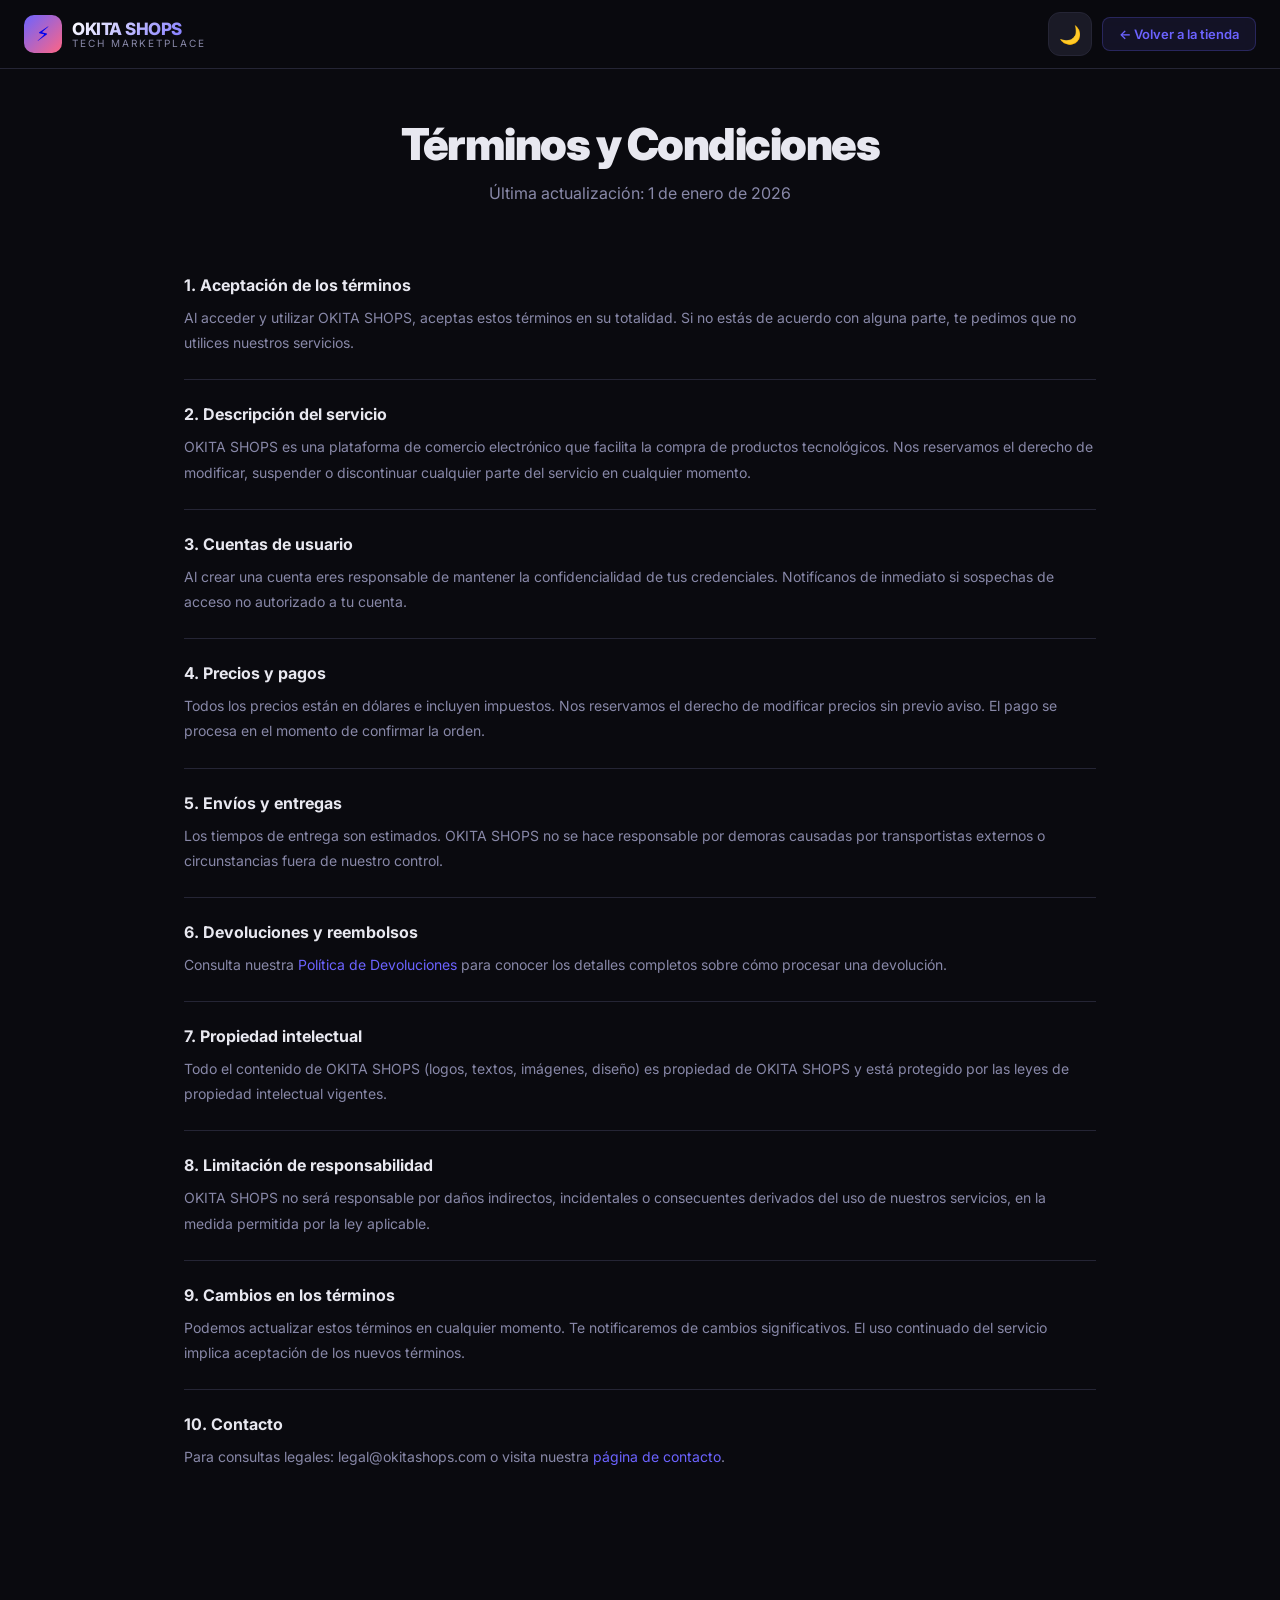
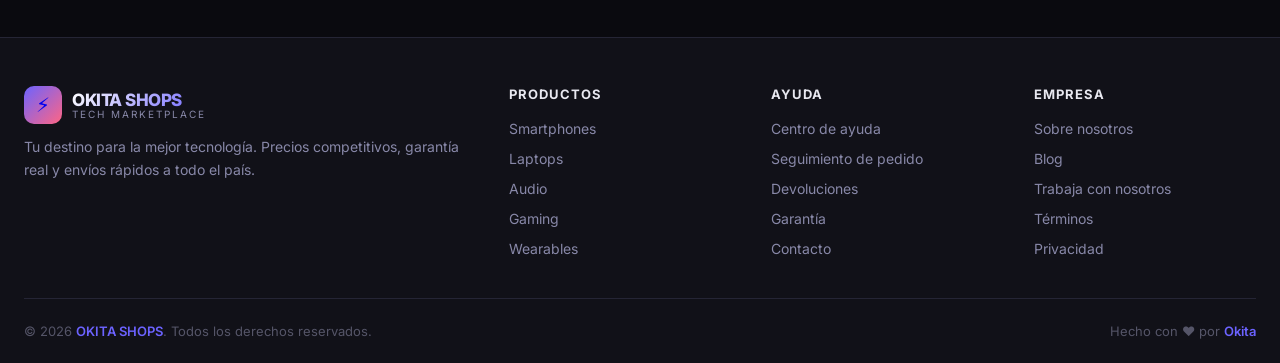
<file: pages/terminos.html>
<!DOCTYPE html>
<html lang="es" data-theme="dark">
<head>
  <meta charset="UTF-8" />
  <meta name="viewport" content="width=device-width, initial-scale=1.0" />
  <title>Términos y Condiciones — OKITA SHOPS</title>
  <link rel="preconnect" href="https://fonts.googleapis.com" />
  <link rel="preconnect" href="https://fonts.gstatic.com" crossorigin />
  <link href="https://fonts.googleapis.com/css2?family=Inter:wght@400;500;600;700;800;900&display=swap" rel="stylesheet" />
  <link rel="stylesheet" href="../css/styles.css" />
  <link rel="icon" href="data:image/svg+xml,<svg xmlns='http://www.w3.org/2000/svg' viewBox='0 0 100 100'><text y='.9em' font-size='90'>⚡</text></svg>" />
</head>
<body>

  <header>
    <div class="header-inner">
      <a href="../index.html" class="logo">
        <div class="logo-icon">⚡</div>
        <div class="logo-text"><strong>OKITA SHOPS</strong><small>Tech Marketplace</small></div>
      </a>
      <div class="header-actions" style="margin-left:auto">
        <button class="theme-toggle" id="theme-toggle" title="Cambiar tema"><span id="theme-icon">🌙</span></button>
        <a href="../index.html" class="btn-back-store">← Volver a la tienda</a>
      </div>
    </div>
  </header>

  <div class="inner-page-layout">

    <div class="pg-hero">
      <h2>Términos y Condiciones</h2>
      <p>Última actualización: 1 de enero de 2026</p>
    </div>

    <div class="legal-doc">

      <div class="legal-section">
        <h3>1. Aceptación de los términos</h3>
        <p>Al acceder y utilizar OKITA SHOPS, aceptas estos términos en su totalidad. Si no estás de acuerdo con alguna parte, te pedimos que no utilices nuestros servicios.</p>
      </div>

      <div class="legal-section">
        <h3>2. Descripción del servicio</h3>
        <p>OKITA SHOPS es una plataforma de comercio electrónico que facilita la compra de productos tecnológicos. Nos reservamos el derecho de modificar, suspender o discontinuar cualquier parte del servicio en cualquier momento.</p>
      </div>

      <div class="legal-section">
        <h3>3. Cuentas de usuario</h3>
        <p>Al crear una cuenta eres responsable de mantener la confidencialidad de tus credenciales. Notifícanos de inmediato si sospechas de acceso no autorizado a tu cuenta.</p>
      </div>

      <div class="legal-section">
        <h3>4. Precios y pagos</h3>
        <p>Todos los precios están en dólares e incluyen impuestos. Nos reservamos el derecho de modificar precios sin previo aviso. El pago se procesa en el momento de confirmar la orden.</p>
      </div>

      <div class="legal-section">
        <h3>5. Envíos y entregas</h3>
        <p>Los tiempos de entrega son estimados. OKITA SHOPS no se hace responsable por demoras causadas por transportistas externos o circunstancias fuera de nuestro control.</p>
      </div>

      <div class="legal-section">
        <h3>6. Devoluciones y reembolsos</h3>
        <p>Consulta nuestra <a href="devoluciones.html">Política de Devoluciones</a> para conocer los detalles completos sobre cómo procesar una devolución.</p>
      </div>

      <div class="legal-section">
        <h3>7. Propiedad intelectual</h3>
        <p>Todo el contenido de OKITA SHOPS (logos, textos, imágenes, diseño) es propiedad de OKITA SHOPS y está protegido por las leyes de propiedad intelectual vigentes.</p>
      </div>

      <div class="legal-section">
        <h3>8. Limitación de responsabilidad</h3>
        <p>OKITA SHOPS no será responsable por daños indirectos, incidentales o consecuentes derivados del uso de nuestros servicios, en la medida permitida por la ley aplicable.</p>
      </div>

      <div class="legal-section">
        <h3>9. Cambios en los términos</h3>
        <p>Podemos actualizar estos términos en cualquier momento. Te notificaremos de cambios significativos. El uso continuado del servicio implica aceptación de los nuevos términos.</p>
      </div>

      <div class="legal-section">
        <h3>10. Contacto</h3>
        <p>Para consultas legales: legal@okitashops.com o visita nuestra <a href="contacto.html">página de contacto</a>.</p>
      </div>

    </div>

  </div>

  <footer>
    <div class="footer-inner">
      <div class="footer-grid">
        <div class="footer-brand footer-col">
          <a href="../index.html" class="logo">
            <div class="logo-icon">⚡</div>
            <div class="logo-text"><strong>OKITA SHOPS</strong><small>Tech Marketplace</small></div>
          </a>
          <p>Tu destino para la mejor tecnología. Precios competitivos, garantía real y envíos rápidos a todo el país.</p>
        </div>
        <div class="footer-col">
          <h4>Productos</h4>
          <ul>
            <li><a href="../index.html">Smartphones</a></li>
            <li><a href="../index.html">Laptops</a></li>
            <li><a href="../index.html">Audio</a></li>
            <li><a href="../index.html">Gaming</a></li>
            <li><a href="../index.html">Wearables</a></li>
          </ul>
        </div>
        <div class="footer-col">
          <h4>Ayuda</h4>
          <ul>
            <li><a href="ayuda.html">Centro de ayuda</a></li>
            <li><a href="seguimiento.html">Seguimiento de pedido</a></li>
            <li><a href="devoluciones.html">Devoluciones</a></li>
            <li><a href="garantia.html">Garantía</a></li>
            <li><a href="contacto.html">Contacto</a></li>
          </ul>
        </div>
        <div class="footer-col">
          <h4>Empresa</h4>
          <ul>
            <li><a href="nosotros.html">Sobre nosotros</a></li>
            <li><a href="blog.html">Blog</a></li>
            <li><a href="trabaja.html">Trabaja con nosotros</a></li>
            <li><a href="terminos.html">Términos</a></li>
            <li><a href="privacidad.html">Privacidad</a></li>
          </ul>
        </div>
      </div>
      <div class="footer-bottom">
        <p>© 2026 <span>OKITA SHOPS</span>. Todos los derechos reservados.</p>
        <p>Hecho con ♥ por <span>Okita</span></p>
      </div>
    </div>
  </footer>

  <script src="../js/shared.js"></script>
</body>
</html>
</file>
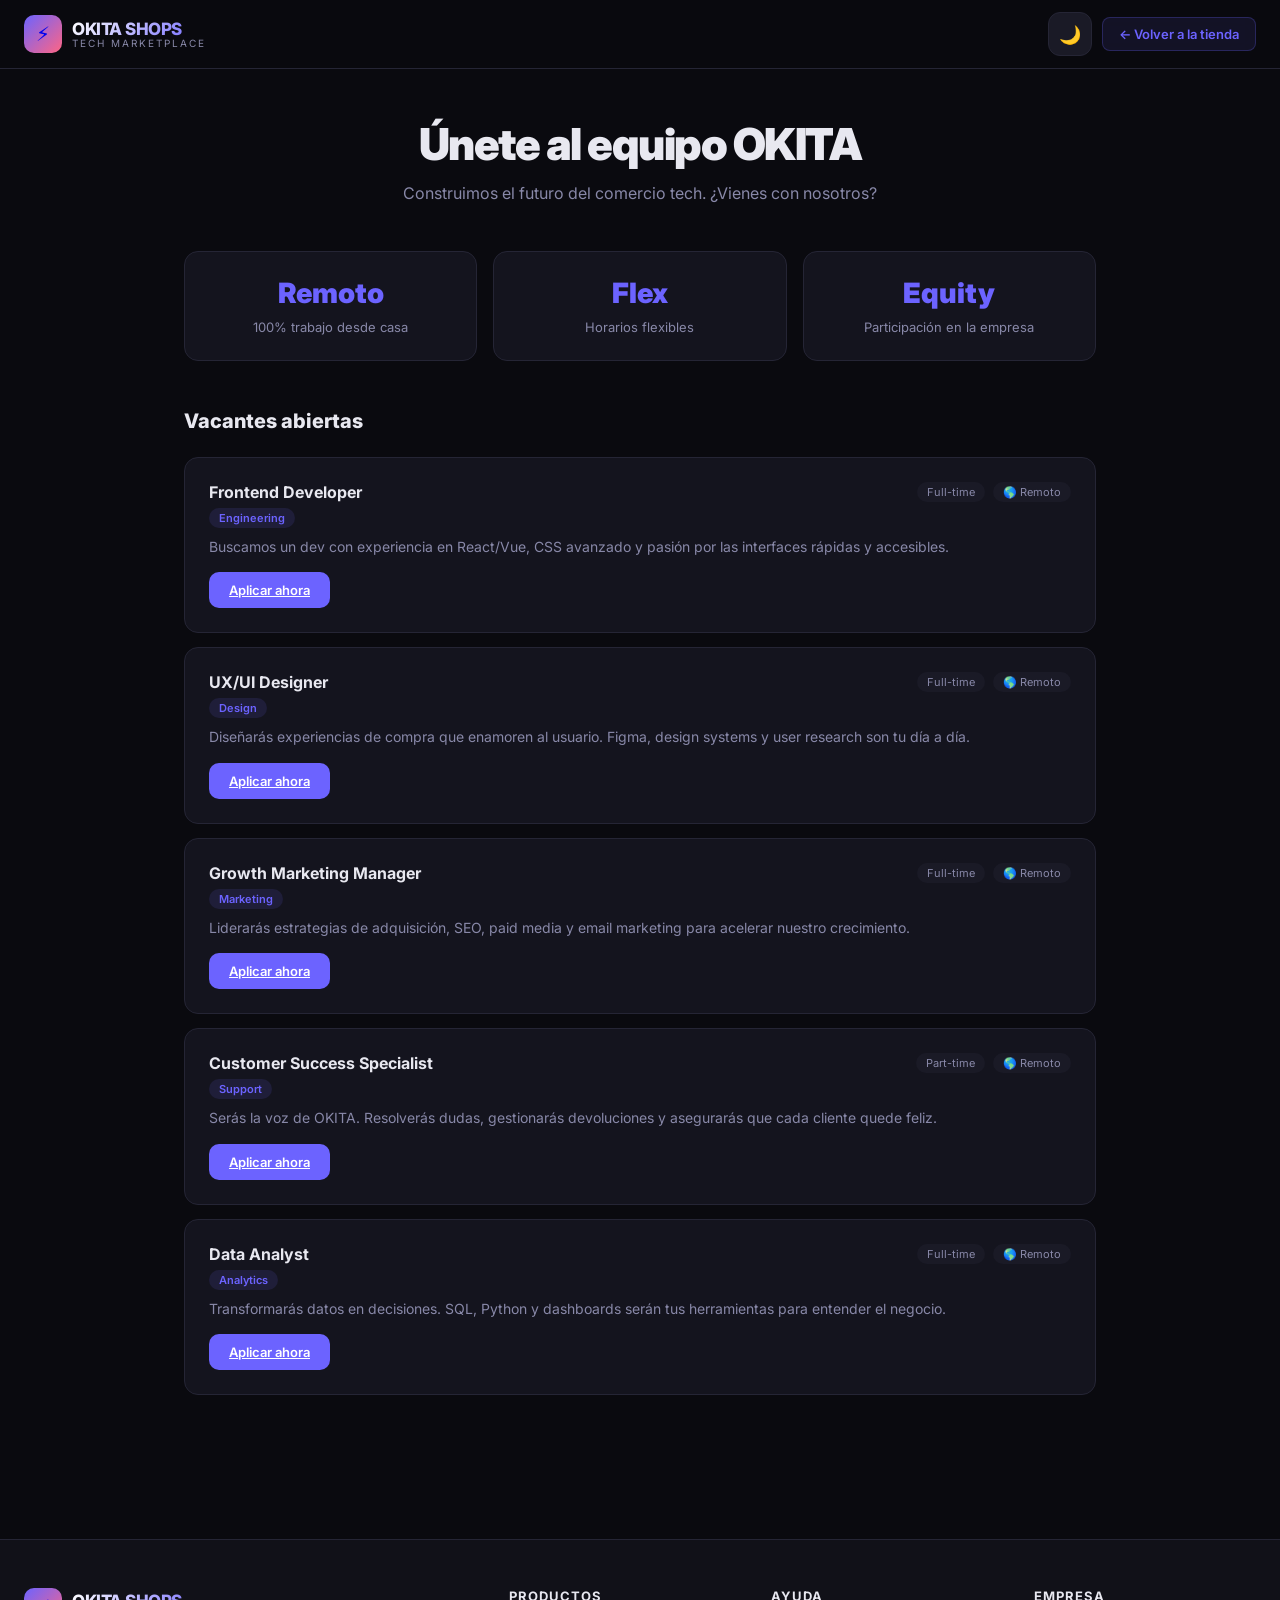
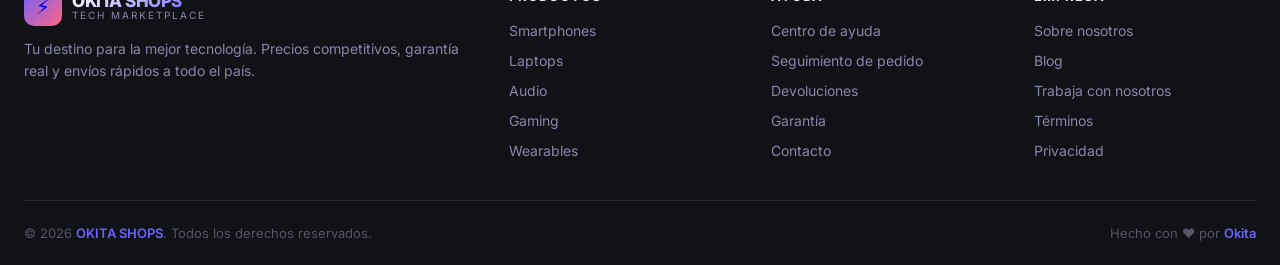
<file: pages/trabaja.html>
<!DOCTYPE html>
<html lang="es" data-theme="dark">
<head>
  <meta charset="UTF-8" />
  <meta name="viewport" content="width=device-width, initial-scale=1.0" />
  <title>Trabaja con Nosotros — OKITA SHOPS</title>
  <link rel="preconnect" href="https://fonts.googleapis.com" />
  <link rel="preconnect" href="https://fonts.gstatic.com" crossorigin />
  <link href="https://fonts.googleapis.com/css2?family=Inter:wght@400;500;600;700;800;900&display=swap" rel="stylesheet" />
  <link rel="stylesheet" href="../css/styles.css" />
  <link rel="icon" href="data:image/svg+xml,<svg xmlns='http://www.w3.org/2000/svg' viewBox='0 0 100 100'><text y='.9em' font-size='90'>⚡</text></svg>" />
</head>
<body>

  <header>
    <div class="header-inner">
      <a href="../index.html" class="logo">
        <div class="logo-icon">⚡</div>
        <div class="logo-text"><strong>OKITA SHOPS</strong><small>Tech Marketplace</small></div>
      </a>
      <div class="header-actions" style="margin-left:auto">
        <button class="theme-toggle" id="theme-toggle" title="Cambiar tema"><span id="theme-icon">🌙</span></button>
        <a href="../index.html" class="btn-back-store">← Volver a la tienda</a>
      </div>
    </div>
  </header>

  <div class="inner-page-layout">

    <div class="pg-hero">
      <h2>Únete al equipo OKITA</h2>
      <p>Construimos el futuro del comercio tech. ¿Vienes con nosotros?</p>
    </div>

    <div class="pg-grid-3" style="margin-bottom:48px">
      <div class="stat-card"><strong>Remoto</strong><span>100% trabajo desde casa</span></div>
      <div class="stat-card"><strong>Flex</strong><span>Horarios flexibles</span></div>
      <div class="stat-card"><strong>Equity</strong><span>Participación en la empresa</span></div>
    </div>

    <div class="pg-section">
      <h3>Vacantes abiertas</h3>
      <div class="jobs-list">

        <div class="job-card">
          <div class="job-header">
            <div>
              <strong class="job-title">Frontend Developer</strong>
              <span class="job-dept">Engineering</span>
            </div>
            <div class="job-meta">
              <span class="job-type">Full-time</span>
              <span class="job-location">🌎 Remoto</span>
            </div>
          </div>
          <p>Buscamos un dev con experiencia en React/Vue, CSS avanzado y pasión por las interfaces rápidas y accesibles.</p>
          <a href="contacto.html" class="pg-btn" style="font-size:13px;padding:10px 20px">Aplicar ahora</a>
        </div>

        <div class="job-card">
          <div class="job-header">
            <div>
              <strong class="job-title">UX/UI Designer</strong>
              <span class="job-dept">Design</span>
            </div>
            <div class="job-meta">
              <span class="job-type">Full-time</span>
              <span class="job-location">🌎 Remoto</span>
            </div>
          </div>
          <p>Diseñarás experiencias de compra que enamoren al usuario. Figma, design systems y user research son tu día a día.</p>
          <a href="contacto.html" class="pg-btn" style="font-size:13px;padding:10px 20px">Aplicar ahora</a>
        </div>

        <div class="job-card">
          <div class="job-header">
            <div>
              <strong class="job-title">Growth Marketing Manager</strong>
              <span class="job-dept">Marketing</span>
            </div>
            <div class="job-meta">
              <span class="job-type">Full-time</span>
              <span class="job-location">🌎 Remoto</span>
            </div>
          </div>
          <p>Liderarás estrategias de adquisición, SEO, paid media y email marketing para acelerar nuestro crecimiento.</p>
          <a href="contacto.html" class="pg-btn" style="font-size:13px;padding:10px 20px">Aplicar ahora</a>
        </div>

        <div class="job-card">
          <div class="job-header">
            <div>
              <strong class="job-title">Customer Success Specialist</strong>
              <span class="job-dept">Support</span>
            </div>
            <div class="job-meta">
              <span class="job-type">Part-time</span>
              <span class="job-location">🌎 Remoto</span>
            </div>
          </div>
          <p>Serás la voz de OKITA. Resolverás dudas, gestionarás devoluciones y asegurarás que cada cliente quede feliz.</p>
          <a href="contacto.html" class="pg-btn" style="font-size:13px;padding:10px 20px">Aplicar ahora</a>
        </div>

        <div class="job-card">
          <div class="job-header">
            <div>
              <strong class="job-title">Data Analyst</strong>
              <span class="job-dept">Analytics</span>
            </div>
            <div class="job-meta">
              <span class="job-type">Full-time</span>
              <span class="job-location">🌎 Remoto</span>
            </div>
          </div>
          <p>Transformarás datos en decisiones. SQL, Python y dashboards serán tus herramientas para entender el negocio.</p>
          <a href="contacto.html" class="pg-btn" style="font-size:13px;padding:10px 20px">Aplicar ahora</a>
        </div>

      </div>
    </div>

  </div>

  <footer>
    <div class="footer-inner">
      <div class="footer-grid">
        <div class="footer-brand footer-col">
          <a href="../index.html" class="logo">
            <div class="logo-icon">⚡</div>
            <div class="logo-text"><strong>OKITA SHOPS</strong><small>Tech Marketplace</small></div>
          </a>
          <p>Tu destino para la mejor tecnología. Precios competitivos, garantía real y envíos rápidos a todo el país.</p>
        </div>
        <div class="footer-col">
          <h4>Productos</h4>
          <ul>
            <li><a href="../index.html">Smartphones</a></li>
            <li><a href="../index.html">Laptops</a></li>
            <li><a href="../index.html">Audio</a></li>
            <li><a href="../index.html">Gaming</a></li>
            <li><a href="../index.html">Wearables</a></li>
          </ul>
        </div>
        <div class="footer-col">
          <h4>Ayuda</h4>
          <ul>
            <li><a href="ayuda.html">Centro de ayuda</a></li>
            <li><a href="seguimiento.html">Seguimiento de pedido</a></li>
            <li><a href="devoluciones.html">Devoluciones</a></li>
            <li><a href="garantia.html">Garantía</a></li>
            <li><a href="contacto.html">Contacto</a></li>
          </ul>
        </div>
        <div class="footer-col">
          <h4>Empresa</h4>
          <ul>
            <li><a href="nosotros.html">Sobre nosotros</a></li>
            <li><a href="blog.html">Blog</a></li>
            <li><a href="trabaja.html">Trabaja con nosotros</a></li>
            <li><a href="terminos.html">Términos</a></li>
            <li><a href="privacidad.html">Privacidad</a></li>
          </ul>
        </div>
      </div>
      <div class="footer-bottom">
        <p>© 2026 <span>OKITA SHOPS</span>. Todos los derechos reservados.</p>
        <p>Hecho con ♥ por <span>Okita</span></p>
      </div>
    </div>
  </footer>

  <script src="../js/shared.js"></script>
</body>
</html>
</file>
<file: css/styles.css>
/* ── Variables ─────────────────────────────────────────────────────────────── */
:root {
  --bg: #0a0a0f;
  --bg2: #111118;
  --bg3: #1a1a26;
  --card: #14141e;
  --border: #252535;
  --accent: #6c63ff;
  --accent2: #ff6584;
  --accent3: #43e97b;
  --text: #e8e8f0;
  --text2: #8888a8;
  --text3: #555568;
  --radius: 14px;
  --shadow: 0 8px 32px rgba(0,0,0,.5);
  --transition: .25s cubic-bezier(.4,0,.2,1);
}

/* ── Light Mode ────────────────────────────────────────────────────────────── */
[data-theme="light"] {
  --bg: #f0f0f7;
  --bg2: #e8e8f2;
  --bg3: #dcdcea;
  --card: #ffffff;
  --border: #c8c8dc;
  --text: #1a1a2e;
  --text2: #555570;
  --text3: #9999b0;
  --shadow: 0 8px 32px rgba(0,0,0,.1);
}
[data-theme="light"] header {
  background: rgba(240,240,247,.88);
}
[data-theme="light"] .hero {
  background: linear-gradient(135deg, #e8e8ff 0%, #f0e0ff 50%, #e0eaff 100%);
}
[data-theme="light"] .hero::before {
  background:
    radial-gradient(circle at 20% 50%, rgba(108,99,255,.12) 0%, transparent 50%),
    radial-gradient(circle at 80% 50%, rgba(255,101,132,.08) 0%, transparent 50%);
}
[data-theme="light"] .hero p { color: var(--text2); }
[data-theme="light"] #cart-overlay,
[data-theme="light"] #wishlist-overlay { background: rgba(0,0,0,.4); }

/* ── Reset ─────────────────────────────────────────────────────────────────── */
*, *::before, *::after { box-sizing: border-box; margin: 0; padding: 0; }
html { scroll-behavior: smooth; }
body {
  font-family: 'Inter', system-ui, -apple-system, sans-serif;
  background: var(--bg);
  color: var(--text);
  min-height: 100vh;
  overflow-x: hidden;
}
img { display: block; max-width: 100%; }
button { cursor: pointer; border: none; background: none; font-family: inherit; }

/* ── Header ────────────────────────────────────────────────────────────────── */
header {
  position: sticky;
  top: 0;
  z-index: 100;
  background: rgba(10,10,15,.85);
  backdrop-filter: blur(20px);
  border-bottom: 1px solid var(--border);
}

.header-inner {
  max-width: 1400px;
  margin: 0 auto;
  padding: 0 24px;
  height: 68px;
  display: flex;
  align-items: center;
  gap: 24px;
}

.logo {
  display: flex;
  align-items: center;
  gap: 10px;
  text-decoration: none;
  flex-shrink: 0;
}
.logo-icon {
  width: 38px;
  height: 38px;
  background: linear-gradient(135deg, var(--accent), var(--accent2));
  border-radius: 10px;
  display: grid;
  place-items: center;
  font-size: 20px;
}
.logo-text {
  display: flex;
  flex-direction: column;
  line-height: 1;
}
.logo-text strong {
  font-size: 17px;
  font-weight: 800;
  letter-spacing: -0.5px;
  background: linear-gradient(135deg, #fff, var(--accent));
  -webkit-background-clip: text;
  -webkit-text-fill-color: transparent;
}
[data-theme="light"] .logo-text strong {
  background: linear-gradient(135deg, #1a1a2e, var(--accent));
  -webkit-background-clip: text;
  -webkit-text-fill-color: transparent;
}
.logo-text small {
  font-size: 10px;
  color: var(--text2);
  letter-spacing: 2px;
  text-transform: uppercase;
}

.search-bar {
  flex: 1;
  position: relative;
}
.search-bar input {
  width: 100%;
  height: 42px;
  background: var(--bg3);
  border: 1px solid var(--border);
  border-radius: 100px;
  padding: 0 20px 0 44px;
  color: var(--text);
  font-size: 14px;
  outline: none;
  transition: border-color var(--transition);
}
.search-bar input:focus { border-color: var(--accent); }
.search-bar input::placeholder { color: var(--text3); }
.search-icon {
  position: absolute;
  left: 16px;
  top: 50%;
  transform: translateY(-50%);
  color: var(--text3);
  font-size: 16px;
  pointer-events: none;
}

.header-actions { display: flex; align-items: center; gap: 10px; margin-left: auto; }

/* ── Theme Toggle ──────────────────────────────────────────────────────────── */
.theme-toggle {
  width: 44px; height: 44px;
  background: var(--bg3);
  border: 1px solid var(--border);
  border-radius: 12px;
  display: grid; place-items: center;
  font-size: 18px;
  transition: background var(--transition), border-color var(--transition);
}
.theme-toggle:hover { background: var(--accent); border-color: var(--accent); }

/* ── Wishlist Button ───────────────────────────────────────────────────────── */
.wishlist-btn {
  position: relative;
  width: 44px; height: 44px;
  background: var(--bg3);
  border: 1px solid var(--border);
  border-radius: 12px;
  display: grid; place-items: center;
  font-size: 20px;
  color: var(--text2);
  transition: background var(--transition), border-color var(--transition), color var(--transition);
}
.wishlist-btn:hover { background: var(--accent2); border-color: var(--accent2); color: #fff; }
#wishlist-count {
  position: absolute;
  top: -6px; right: -6px;
  width: 20px; height: 20px;
  background: var(--accent2);
  color: #fff;
  border-radius: 50%;
  font-size: 11px; font-weight: 700;
  display: none;
  align-items: center; justify-content: center;
}

.cart-btn {
  position: relative;
  width: 44px;
  height: 44px;
  background: var(--bg3);
  border: 1px solid var(--border);
  border-radius: 12px;
  display: grid;
  place-items: center;
  font-size: 20px;
  transition: background var(--transition), border-color var(--transition);
}
.cart-btn:hover { background: var(--accent); border-color: var(--accent); }

#cart-count {
  position: absolute;
  top: -6px;
  right: -6px;
  width: 20px;
  height: 20px;
  background: var(--accent2);
  color: #fff;
  border-radius: 50%;
  font-size: 11px;
  font-weight: 700;
  display: flex;
  align-items: center;
  justify-content: center;
  display: none;
}

/* ── Search Suggestions ────────────────────────────────────────────────────── */
#search-suggestions {
  position: absolute;
  top: calc(100% + 8px);
  left: 0;
  right: 0;
  background: var(--bg2);
  border: 1px solid var(--border);
  border-radius: 14px;
  z-index: 150;
  overflow: hidden;
  box-shadow: var(--shadow);
  display: none;
}
#search-suggestions.open { display: block; }
.suggestion-item {
  display: flex;
  align-items: center;
  gap: 12px;
  padding: 10px 16px;
  cursor: pointer;
  transition: background var(--transition);
  font-size: 14px;
}
.suggestion-item:hover { background: var(--bg3); }
.suggestion-item img {
  width: 40px; height: 40px;
  object-fit: cover;
  border-radius: 8px;
  flex-shrink: 0;
}
.suggestion-item-info { flex: 1; min-width: 0; }
.suggestion-item-name { font-weight: 600; white-space: nowrap; overflow: hidden; text-overflow: ellipsis; color: var(--text); }
.suggestion-item-price { font-size: 12px; color: var(--accent); font-weight: 600; margin-top: 2px; }
.suggestion-no-results { padding: 16px; text-align: center; color: var(--text3); font-size: 13px; }

/* ── Hero ──────────────────────────────────────────────────────────────────── */
.hero {
  background: linear-gradient(135deg, #0f0f1a 0%, #1a0533 50%, #0a1628 100%);
  padding: 64px 24px;
  text-align: center;
  position: relative;
  overflow: hidden;
}
.hero::before {
  content: '';
  position: absolute;
  inset: 0;
  background:
    radial-gradient(circle at 20% 50%, rgba(108,99,255,.15) 0%, transparent 50%),
    radial-gradient(circle at 80% 50%, rgba(255,101,132,.1) 0%, transparent 50%);
}
.hero-content { position: relative; max-width: 700px; margin: 0 auto; }
.hero-tag {
  display: inline-block;
  padding: 6px 16px;
  background: rgba(108,99,255,.15);
  border: 1px solid rgba(108,99,255,.3);
  border-radius: 100px;
  font-size: 12px;
  color: var(--accent);
  font-weight: 600;
  letter-spacing: 1px;
  text-transform: uppercase;
  margin-bottom: 20px;
}
.hero h1 {
  font-size: clamp(32px, 5vw, 56px);
  font-weight: 900;
  line-height: 1.1;
  letter-spacing: -2px;
  margin-bottom: 16px;
}
.hero h1 span {
  background: linear-gradient(135deg, var(--accent), var(--accent2));
  -webkit-background-clip: text;
  -webkit-text-fill-color: transparent;
}
.hero p {
  color: var(--text2);
  font-size: 16px;
  margin-bottom: 32px;
}
.hero-stats {
  display: flex;
  justify-content: center;
  gap: 40px;
  flex-wrap: wrap;
}
.hero-stat strong { display: block; font-size: 24px; font-weight: 800; }
.hero-stat span { font-size: 12px; color: var(--text2); }

/* ── Layout ────────────────────────────────────────────────────────────────── */
.page-layout {
  max-width: 1400px;
  margin: 0 auto;
  padding: 32px 24px;
  display: grid;
  grid-template-columns: 220px 1fr;
  gap: 32px;
}

/* ── Sidebar ───────────────────────────────────────────────────────────────── */
.sidebar { position: sticky; top: 84px; height: fit-content; }
.sidebar-title {
  font-size: 11px;
  font-weight: 700;
  text-transform: uppercase;
  letter-spacing: 2px;
  color: var(--text3);
  margin-bottom: 12px;
  padding-left: 4px;
}
#category-list { display: flex; flex-direction: column; gap: 4px; }
.category-btn {
  display: flex;
  align-items: center;
  gap: 10px;
  padding: 10px 14px;
  border-radius: 10px;
  color: var(--text2);
  font-size: 14px;
  font-weight: 500;
  transition: all var(--transition);
  text-align: left;
  width: 100%;
}
.category-btn .cat-icon { font-size: 16px; }
.category-btn:hover { background: var(--bg3); color: var(--text); }
.category-btn.active { background: rgba(108,99,255,.15); color: var(--accent); font-weight: 600; }

/* ── Price Filter ──────────────────────────────────────────────────────────── */
.price-filter {
  margin-top: 20px;
  padding-top: 20px;
  border-top: 1px solid var(--border);
}
.price-filter-title {
  font-size: 11px;
  font-weight: 700;
  text-transform: uppercase;
  letter-spacing: 2px;
  color: var(--text3);
  margin-bottom: 12px;
}
.price-range-display {
  display: flex;
  justify-content: space-between;
  font-size: 13px;
  font-weight: 700;
  margin-bottom: 12px;
  color: var(--text);
}
.price-slider-wrap {
  position: relative;
  height: 20px;
  display: flex;
  align-items: center;
  margin-bottom: 4px;
}
.price-track {
  position: absolute;
  left: 0; right: 0;
  height: 4px;
  background: var(--border);
  border-radius: 2px;
}
.price-fill {
  position: absolute;
  height: 4px;
  background: var(--accent);
  border-radius: 2px;
  left: 0; width: 100%;
}
input[type="range"].range-slider {
  position: absolute;
  width: 100%;
  -webkit-appearance: none;
  background: transparent;
  pointer-events: none;
  z-index: 3;
  height: 20px;
  margin: 0;
}
input[type="range"].range-slider::-webkit-slider-thumb {
  -webkit-appearance: none;
  width: 18px; height: 18px;
  background: var(--accent);
  border-radius: 50%;
  border: 2px solid var(--bg2);
  cursor: pointer;
  pointer-events: all;
  box-shadow: 0 2px 8px rgba(108,99,255,.5);
  transition: transform var(--transition);
}
input[type="range"].range-slider::-webkit-slider-thumb:hover { transform: scale(1.2); }
input[type="range"].range-slider::-moz-range-thumb {
  width: 18px; height: 18px;
  background: var(--accent);
  border-radius: 50%;
  border: 2px solid var(--bg2);
  cursor: pointer;
  pointer-events: all;
}

/* ── Recently Viewed ───────────────────────────────────────────────────────── */
.recently-viewed {
  margin-top: 20px;
  padding-top: 20px;
  border-top: 1px solid var(--border);
}
.recently-viewed-title {
  font-size: 11px;
  font-weight: 700;
  text-transform: uppercase;
  letter-spacing: 2px;
  color: var(--text3);
  margin-bottom: 12px;
}
.recently-list { display: flex; flex-direction: column; gap: 6px; }
.recently-item {
  display: flex;
  align-items: center;
  gap: 10px;
  padding: 8px;
  border-radius: 10px;
  cursor: pointer;
  transition: background var(--transition);
}
.recently-item:hover { background: var(--bg3); }
.recently-item img {
  width: 40px; height: 40px;
  object-fit: cover;
  border-radius: 8px;
  flex-shrink: 0;
}
.recently-item-info { flex: 1; min-width: 0; }
.recently-item-name {
  font-size: 12px; font-weight: 600;
  white-space: nowrap; overflow: hidden; text-overflow: ellipsis;
  color: var(--text);
}
.recently-item-price { font-size: 11px; color: var(--accent); font-weight: 600; margin-top: 2px; }

/* ── Main ──────────────────────────────────────────────────────────────────── */
.main-content { min-width: 0; }

.toolbar {
  display: flex;
  align-items: center;
  justify-content: space-between;
  margin-bottom: 24px;
  flex-wrap: wrap;
  gap: 12px;
}
#results-count { font-size: 14px; color: var(--text2); }

#sort-select {
  padding: 8px 14px;
  background: var(--bg3);
  border: 1px solid var(--border);
  border-radius: 8px;
  color: var(--text);
  font-size: 13px;
  outline: none;
  cursor: pointer;
}
#sort-select:focus { border-color: var(--accent); }

/* ── Skeleton Loading ──────────────────────────────────────────────────────── */
@keyframes shimmer {
  0% { background-position: -600px 0; }
  100% { background-position: 600px 0; }
}
.skeleton {
  background: linear-gradient(90deg, var(--bg3) 25%, var(--border) 50%, var(--bg3) 75%);
  background-size: 1200px 100%;
  animation: shimmer 1.6s infinite;
  border-radius: 8px;
}
.skeleton-card {
  background: var(--card);
  border: 1px solid var(--border);
  border-radius: var(--radius);
  overflow: hidden;
  display: flex;
  flex-direction: column;
}
.skeleton-img { aspect-ratio: 1; width: 100%; }
.skeleton-body { padding: 16px; display: flex; flex-direction: column; gap: 10px; flex: 1; }
.skeleton-line { height: 12px; border-radius: 6px; }
.skeleton-line.w30 { width: 30%; }
.skeleton-line.w60 { width: 60%; }
.skeleton-line.w80 { width: 80%; }
.skeleton-line.h20 { height: 20px; }
.skeleton-actions { padding: 12px 16px 16px; display: flex; gap: 8px; }

/* ── Product Grid ──────────────────────────────────────────────────────────── */
#product-grid {
  display: grid;
  grid-template-columns: repeat(auto-fill, minmax(240px, 1fr));
  gap: 20px;
}

.product-card {
  background: var(--card);
  border: 1px solid var(--border);
  border-radius: var(--radius);
  overflow: hidden;
  transition: transform var(--transition), border-color var(--transition), box-shadow var(--transition);
  cursor: pointer;
  display: flex;
  flex-direction: column;
}
.product-card:hover {
  transform: translateY(-4px);
  border-color: rgba(108,99,255,.4);
  box-shadow: 0 16px 48px rgba(108,99,255,.15);
}

.product-img-wrap {
  position: relative;
  aspect-ratio: 1;
  overflow: hidden;
  background: var(--bg3);
}
.product-img-wrap img {
  width: 100%;
  height: 100%;
  object-fit: cover;
  transition: transform .4s ease;
}
.product-card:hover .product-img-wrap img { transform: scale(1.05); }

.badge {
  position: absolute;
  top: 10px;
  left: 10px;
  padding: 4px 10px;
  background: var(--accent);
  color: #fff;
  font-size: 10px;
  font-weight: 700;
  border-radius: 100px;
  text-transform: uppercase;
  letter-spacing: 0.5px;
}
.discount {
  position: absolute;
  top: 10px;
  right: 10px;
  padding: 4px 10px;
  background: var(--accent2);
  color: #fff;
  font-size: 10px;
  font-weight: 700;
  border-radius: 100px;
}

.product-info {
  padding: 16px;
  flex: 1;
  display: flex;
  flex-direction: column;
  gap: 6px;
}
.product-category {
  font-size: 11px;
  text-transform: uppercase;
  letter-spacing: 1px;
  color: var(--accent);
  font-weight: 600;
}
.product-name {
  font-size: 15px;
  font-weight: 700;
  line-height: 1.3;
  color: var(--text);
}

.product-rating {
  display: flex;
  align-items: center;
  gap: 4px;
  font-size: 13px;
}
.star.full  { color: #fbbf24; }
.star.half  { color: #fbbf24; opacity: .6; }
.star.empty { color: var(--text3); }
.rating-val { font-weight: 600; color: var(--text); margin-left: 2px; }
.rating-reviews { color: var(--text3); font-size: 11px; }

.product-pricing {
  display: flex;
  align-items: baseline;
  gap: 8px;
  margin-top: 4px;
}
.price {
  font-size: 20px;
  font-weight: 800;
  color: var(--text);
}
.price.large { font-size: 28px; }
.original-price {
  font-size: 13px;
  color: var(--text3);
  text-decoration: line-through;
}

.product-stock {
  font-size: 12px;
  color: var(--accent3);
  margin-top: 2px;
}
.product-stock.low { color: var(--accent2); }

.product-actions {
  padding: 12px 16px 16px;
  display: flex;
  gap: 8px;
}

.btn-cart {
  flex: 1;
  height: 40px;
  background: var(--accent);
  color: #fff;
  border-radius: 10px;
  font-size: 13px;
  font-weight: 600;
  transition: all var(--transition);
}
.btn-cart:hover { background: #5a52e0; }
.btn-cart.added { background: var(--bg3); color: var(--accent3); border: 1px solid var(--accent3); }
.btn-cart.big { height: 48px; font-size: 15px; border-radius: 12px; }

.btn-wish {
  width: 40px;
  height: 40px;
  background: var(--bg3);
  border: 1px solid var(--border);
  border-radius: 10px;
  font-size: 16px;
  color: var(--text2);
  transition: all var(--transition);
}
.btn-wish:hover { color: var(--accent2); border-color: var(--accent2); }
.btn-wish.active { color: var(--accent2); border-color: var(--accent2); background: rgba(255,101,132,.12); }

.btn-compare {
  width: 40px;
  height: 40px;
  background: var(--bg3);
  border: 1px solid var(--border);
  border-radius: 10px;
  font-size: 15px;
  color: var(--text2);
  transition: all var(--transition);
}
.btn-compare:hover { color: var(--accent); border-color: var(--accent); }
.btn-compare.active { color: var(--accent); border-color: var(--accent); background: rgba(108,99,255,.12); }

.btn-buy {
  flex: 1;
  height: 48px;
  background: linear-gradient(135deg, var(--accent2), #ff4466);
  color: #fff;
  border-radius: 12px;
  font-size: 15px;
  font-weight: 600;
  transition: opacity var(--transition);
}
.btn-buy:hover { opacity: .85; }

/* ── Empty state ───────────────────────────────────────────────────────────── */
.empty-state {
  grid-column: 1 / -1;
  text-align: center;
  padding: 80px 24px;
}
.empty-icon { font-size: 56px; margin-bottom: 16px; }
.empty-state h3 { font-size: 20px; margin-bottom: 8px; }
.empty-state p { color: var(--text2); }

/* ── Wishlist Panel ────────────────────────────────────────────────────────── */
#wishlist-overlay {
  position: fixed;
  inset: 0;
  background: rgba(0,0,0,.6);
  backdrop-filter: blur(4px);
  z-index: 200;
  opacity: 0;
  pointer-events: none;
  transition: opacity var(--transition);
}
#wishlist-overlay.open { opacity: 1; pointer-events: all; }

#wishlist-panel {
  position: fixed;
  top: 0; left: 0; bottom: 0;
  width: 420px;
  max-width: 100vw;
  background: var(--bg2);
  border-right: 1px solid var(--border);
  z-index: 201;
  display: flex;
  flex-direction: column;
  transform: translateX(-100%);
  transition: transform .35s cubic-bezier(.4,0,.2,1);
}
#wishlist-panel.open { transform: translateX(0); }

.wishlist-header {
  padding: 20px 24px;
  border-bottom: 1px solid var(--border);
  display: flex;
  align-items: center;
  justify-content: space-between;
}
.wishlist-header h2 { font-size: 18px; font-weight: 700; }
#close-wishlist {
  width: 36px; height: 36px;
  background: var(--bg3);
  border-radius: 8px;
  font-size: 18px;
  color: var(--text2);
  display: grid; place-items: center;
  transition: all var(--transition);
}
#close-wishlist:hover { background: var(--accent2); color: #fff; }

#wishlist-items {
  flex: 1;
  overflow-y: auto;
  padding: 16px;
  display: flex;
  flex-direction: column;
  gap: 12px;
}
#wishlist-items::-webkit-scrollbar { width: 4px; }
#wishlist-items::-webkit-scrollbar-track { background: transparent; }
#wishlist-items::-webkit-scrollbar-thumb { background: var(--border); border-radius: 2px; }

.wishlist-empty {
  flex: 1;
  display: flex;
  flex-direction: column;
  align-items: center;
  justify-content: center;
  gap: 8px;
  color: var(--text2);
  padding: 40px;
  text-align: center;
}
.wishlist-empty-icon { font-size: 48px; opacity: .3; }
.wishlist-empty p { font-weight: 600; color: var(--text); }
.wishlist-empty span { font-size: 13px; }

.wishlist-item {
  display: flex;
  gap: 12px;
  align-items: flex-start;
  background: var(--card);
  border: 1px solid var(--border);
  border-radius: 12px;
  padding: 12px;
}
.wishlist-item img {
  width: 64px; height: 64px;
  object-fit: cover;
  border-radius: 8px;
  flex-shrink: 0;
}
.wishlist-item-info { flex: 1; min-width: 0; }
.wishlist-item-name {
  font-size: 13px; font-weight: 600;
  margin-bottom: 4px;
  white-space: nowrap; overflow: hidden; text-overflow: ellipsis;
  color: var(--text);
}
.wishlist-item-price { font-size: 14px; font-weight: 700; color: var(--accent); margin-bottom: 8px; }
.wishlist-item-actions { display: flex; gap: 8px; }
.wishlist-item-cart {
  flex: 1; height: 32px;
  background: var(--accent); color: #fff;
  border-radius: 8px;
  font-size: 12px; font-weight: 600;
  transition: background var(--transition);
}
.wishlist-item-cart:hover { background: #5a52e0; }
.wishlist-item-remove {
  width: 32px; height: 32px;
  background: var(--bg3);
  border: 1px solid var(--border);
  border-radius: 8px;
  color: var(--text2); font-size: 14px;
  display: grid; place-items: center;
  transition: all var(--transition);
}
.wishlist-item-remove:hover { background: var(--accent2); color: #fff; border-color: var(--accent2); }

/* ── Cart Panel ────────────────────────────────────────────────────────────── */
#cart-overlay {
  position: fixed;
  inset: 0;
  background: rgba(0,0,0,.6);
  backdrop-filter: blur(4px);
  z-index: 200;
  opacity: 0;
  pointer-events: none;
  transition: opacity var(--transition);
}
#cart-overlay.open { opacity: 1; pointer-events: all; }

#cart-panel {
  position: fixed;
  top: 0; right: 0; bottom: 0;
  width: 420px;
  max-width: 100vw;
  background: var(--bg2);
  border-left: 1px solid var(--border);
  z-index: 201;
  display: flex;
  flex-direction: column;
  transform: translateX(100%);
  transition: transform .35s cubic-bezier(.4,0,.2,1);
}
#cart-panel.open { transform: translateX(0); }

.cart-header {
  padding: 20px 24px;
  border-bottom: 1px solid var(--border);
  display: flex;
  align-items: center;
  justify-content: space-between;
}
.cart-header h2 { font-size: 18px; font-weight: 700; }
#close-cart {
  width: 36px; height: 36px;
  background: var(--bg3);
  border-radius: 8px;
  font-size: 18px;
  color: var(--text2);
  display: grid; place-items: center;
  transition: all var(--transition);
}
#close-cart:hover { background: var(--accent2); color: #fff; }

#cart-items {
  flex: 1;
  overflow-y: auto;
  padding: 16px;
  display: flex;
  flex-direction: column;
  gap: 12px;
}
#cart-items::-webkit-scrollbar { width: 4px; }
#cart-items::-webkit-scrollbar-track { background: transparent; }
#cart-items::-webkit-scrollbar-thumb { background: var(--border); border-radius: 2px; }

.cart-empty {
  flex: 1;
  display: flex;
  flex-direction: column;
  align-items: center;
  justify-content: center;
  gap: 8px;
  color: var(--text2);
  padding: 40px;
  text-align: center;
}
.cart-empty-icon { font-size: 48px; opacity: .4; }
.cart-empty p { font-weight: 600; color: var(--text); }
.cart-empty span { font-size: 13px; }

.cart-item {
  display: flex;
  gap: 12px;
  align-items: flex-start;
  background: var(--card);
  border: 1px solid var(--border);
  border-radius: 12px;
  padding: 12px;
}
.cart-item img {
  width: 64px; height: 64px;
  object-fit: cover;
  border-radius: 8px;
  flex-shrink: 0;
}
.cart-item-info { flex: 1; min-width: 0; }
.cart-item-name {
  font-size: 13px; font-weight: 600;
  margin-bottom: 4px;
  white-space: nowrap; overflow: hidden; text-overflow: ellipsis;
}
.cart-item-price { font-size: 14px; font-weight: 700; color: var(--accent); margin-bottom: 8px; }

.qty-control { display: flex; align-items: center; gap: 8px; }
.qty-control button {
  width: 28px; height: 28px;
  background: var(--bg3);
  border: 1px solid var(--border);
  border-radius: 6px;
  font-size: 16px;
  color: var(--text);
  display: grid; place-items: center;
  transition: background var(--transition);
}
.qty-control button:hover { background: var(--accent); border-color: var(--accent); }
.qty-control span { font-weight: 700; min-width: 20px; text-align: center; }

.cart-item-remove {
  color: var(--text3); font-size: 14px;
  padding: 4px;
  transition: color var(--transition);
  flex-shrink: 0;
}
.cart-item-remove:hover { color: var(--accent2); }

.cart-footer {
  padding: 20px 24px;
  border-top: 1px solid var(--border);
  display: flex;
  flex-direction: column;
  gap: 12px;
}
.cart-summary { display: flex; justify-content: space-between; align-items: center; }
.cart-summary span { color: var(--text2); font-size: 14px; }
#cart-total { font-size: 22px; font-weight: 800; }

#checkout-btn {
  width: 100%; height: 52px;
  background: linear-gradient(135deg, var(--accent), #9c63ff);
  color: #fff;
  border-radius: 12px;
  font-size: 16px; font-weight: 700;
  transition: opacity var(--transition), transform var(--transition);
}
#checkout-btn:hover { opacity: .9; transform: scale(1.01); }

/* ── Modal ─────────────────────────────────────────────────────────────────── */
#modal-overlay {
  position: fixed;
  inset: 0;
  background: rgba(0,0,0,.7);
  backdrop-filter: blur(6px);
  z-index: 1;
  opacity: 0;
  pointer-events: none;
  transition: opacity var(--transition);
}
#product-modal {
  position: fixed;
  inset: 0;
  z-index: 301;
  display: flex;
  align-items: center;
  justify-content: center;
  padding: 24px;
  pointer-events: none;
}
#product-modal.open #modal-overlay,
#product-modal.open { pointer-events: all; }
#product-modal.open #modal-overlay { opacity: 1; }

.modal-box {
  background: var(--bg2);
  border: 1px solid var(--border);
  border-radius: 20px;
  width: 100%;
  max-width: 900px;
  max-height: 90vh;
  overflow-y: auto;
  position: relative;
  z-index: 2;
  transform: scale(.95) translateY(20px);
  opacity: 0;
  transition: transform .3s cubic-bezier(.4,0,.2,1), opacity .3s;
}
#product-modal.open .modal-box { transform: scale(1) translateY(0); opacity: 1; }

#modal-close {
  position: absolute;
  top: 16px; right: 16px;
  width: 36px; height: 36px;
  background: var(--bg3);
  border-radius: 8px;
  font-size: 18px;
  color: var(--text2);
  display: grid; place-items: center;
  z-index: 1;
  transition: all var(--transition);
}
#modal-close:hover { background: var(--accent2); color: #fff; }

.modal-grid {
  display: grid;
  grid-template-columns: 1fr 1fr;
  gap: 0;
}
.modal-img-col {
  position: relative;
  padding: 32px;
  background: var(--bg3);
  border-radius: 20px 0 0 20px;
  display: flex;
  align-items: center;
  justify-content: center;
}
.modal-img-col img {
  width: 100%;
  aspect-ratio: 1;
  object-fit: cover;
  border-radius: 12px;
}
.modal-badge { top: 20px; left: 20px; }
.modal-details {
  padding: 32px;
  display: flex;
  flex-direction: column;
  gap: 16px;
}
.modal-details h2 { font-size: 24px; font-weight: 800; line-height: 1.2; }
.modal-pricing { display: flex; align-items: baseline; gap: 10px; flex-wrap: wrap; }
.modal-desc { color: var(--text2); font-size: 14px; line-height: 1.7; }
.specs-list {
  list-style: none;
  display: flex;
  flex-direction: column;
  gap: 6px;
}
.specs-list li { font-size: 13px; color: var(--text2); }
.modal-actions { display: flex; gap: 10px; margin-top: auto; }

/* ── Compare Bar ───────────────────────────────────────────────────────────── */
#compare-bar {
  position: fixed;
  bottom: 0; left: 0; right: 0;
  background: var(--bg2);
  border-top: 1px solid var(--border);
  z-index: 150;
  padding: 12px 24px;
  transform: translateY(100%);
  transition: transform .35s cubic-bezier(.4,0,.2,1);
  box-shadow: 0 -8px 32px rgba(0,0,0,.3);
}
#compare-bar.open { transform: translateY(0); }
.compare-bar-inner {
  max-width: 1400px;
  margin: 0 auto;
  display: flex;
  align-items: center;
  gap: 16px;
  flex-wrap: wrap;
}
.compare-bar-label {
  font-size: 13px; font-weight: 600;
  color: var(--text2);
  white-space: nowrap;
}
#compare-slots {
  display: flex;
  gap: 10px;
  flex: 1;
  flex-wrap: wrap;
}
.compare-slot {
  display: flex;
  align-items: center;
  gap: 8px;
  background: var(--bg3);
  border: 1px dashed var(--border);
  border-radius: 10px;
  padding: 8px 12px;
  min-width: 150px;
  max-width: 200px;
}
.compare-slot.filled { border-style: solid; border-color: var(--accent); }
.compare-slot img { width: 32px; height: 32px; object-fit: cover; border-radius: 6px; flex-shrink: 0; }
.compare-slot-name { font-size: 12px; font-weight: 600; white-space: nowrap; overflow: hidden; text-overflow: ellipsis; flex: 1; color: var(--text); }
.compare-slot-remove { color: var(--text3); font-size: 14px; cursor: pointer; flex-shrink: 0; transition: color var(--transition); }
.compare-slot-remove:hover { color: var(--accent2); }
.compare-slot-empty { font-size: 12px; color: var(--text3); flex: 1; }
.compare-actions { display: flex; gap: 10px; flex-shrink: 0; }
#compare-btn {
  height: 40px; padding: 0 20px;
  background: var(--accent); color: #fff;
  border-radius: 10px;
  font-size: 14px; font-weight: 600;
  transition: background var(--transition);
}
#compare-btn:hover { background: #5a52e0; }
#clear-compare {
  height: 40px; padding: 0 16px;
  background: var(--bg3);
  border: 1px solid var(--border);
  color: var(--text2);
  border-radius: 10px;
  font-size: 14px;
  transition: all var(--transition);
}
#clear-compare:hover { border-color: var(--accent2); color: var(--accent2); }

/* ── Compare Modal ─────────────────────────────────────────────────────────── */
#compare-modal-overlay {
  position: fixed;
  inset: 0;
  background: rgba(0,0,0,.7);
  backdrop-filter: blur(6px);
  z-index: 1;
  opacity: 0;
  pointer-events: none;
  transition: opacity var(--transition);
}
#compare-modal {
  position: fixed;
  inset: 0;
  z-index: 351;
  display: flex;
  align-items: center;
  justify-content: center;
  padding: 24px;
  pointer-events: none;
}
#compare-modal.open #compare-modal-overlay,
#compare-modal.open { pointer-events: all; }
#compare-modal.open #compare-modal-overlay { opacity: 1; }
.compare-modal-box {
  background: var(--bg2);
  border: 1px solid var(--border);
  border-radius: 20px;
  width: 100%;
  max-width: 1100px;
  max-height: 88vh;
  overflow-y: auto;
  position: relative;
  z-index: 2;
  padding: 32px;
  transform: scale(.95) translateY(20px);
  opacity: 0;
  transition: transform .3s cubic-bezier(.4,0,.2,1), opacity .3s;
}
#compare-modal.open .compare-modal-box { transform: scale(1) translateY(0); opacity: 1; }
#compare-modal-close {
  position: absolute;
  top: 16px; right: 16px;
  width: 36px; height: 36px;
  background: var(--bg3);
  border-radius: 8px;
  font-size: 18px;
  color: var(--text2);
  display: grid; place-items: center;
  transition: all var(--transition);
}
#compare-modal-close:hover { background: var(--accent2); color: #fff; }

.compare-table { width: 100%; border-collapse: collapse; }
.compare-table th, .compare-table td {
  padding: 14px 16px;
  text-align: left;
  border-bottom: 1px solid var(--border);
  vertical-align: top;
}
.compare-table th {
  font-size: 11px; font-weight: 700;
  text-transform: uppercase;
  letter-spacing: 1px;
  color: var(--text3);
  white-space: nowrap;
  width: 120px;
}
.compare-table td { font-size: 14px; color: var(--text2); }
.compare-product-img {
  width: 100%; aspect-ratio: 1;
  object-fit: cover;
  border-radius: 10px;
  margin-bottom: 10px;
  display: block;
}
.compare-product-name { font-size: 15px; font-weight: 700; color: var(--text); margin-bottom: 4px; }
.compare-price-big { font-size: 20px; font-weight: 800; color: var(--text); }

/* ── Toast ─────────────────────────────────────────────────────────────────── */
.toast {
  position: fixed;
  bottom: 24px;
  left: 50%;
  transform: translateX(-50%) translateY(80px);
  background: var(--bg3);
  border: 1px solid var(--border);
  color: var(--text);
  padding: 12px 24px;
  border-radius: 100px;
  font-size: 14px; font-weight: 500;
  z-index: 999;
  opacity: 0;
  transition: transform .35s cubic-bezier(.4,0,.2,1), opacity .35s;
  white-space: nowrap;
  box-shadow: 0 8px 32px rgba(0,0,0,.4);
}
.toast.show { transform: translateX(-50%) translateY(0); opacity: 1; }

/* ── Footer ────────────────────────────────────────────────────────────────── */
footer {
  margin-top: 64px;
  border-top: 1px solid var(--border);
  background: var(--bg2);
}
.footer-inner {
  max-width: 1400px;
  margin: 0 auto;
  padding: 48px 24px 24px;
}
.footer-grid {
  display: grid;
  grid-template-columns: 2fr 1fr 1fr 1fr;
  gap: 40px;
  margin-bottom: 40px;
}
.footer-brand .logo { margin-bottom: 12px; }
.footer-brand p { color: var(--text2); font-size: 14px; line-height: 1.6; }
.footer-col h4 { font-size: 13px; font-weight: 700; text-transform: uppercase; letter-spacing: 1px; margin-bottom: 16px; }
.footer-col ul { list-style: none; display: flex; flex-direction: column; gap: 10px; }
.footer-col ul li a { color: var(--text2); text-decoration: none; font-size: 14px; transition: color var(--transition); }
.footer-col ul li a:hover { color: var(--accent); }
.footer-bottom {
  border-top: 1px solid var(--border);
  padding-top: 24px;
  display: flex;
  justify-content: space-between;
  align-items: center;
  flex-wrap: wrap;
  gap: 12px;
}
.footer-bottom p { color: var(--text3); font-size: 13px; }
.footer-bottom span { color: var(--accent); font-weight: 600; }

/* ── Scrollbar global ──────────────────────────────────────────────────────── */
::-webkit-scrollbar { width: 6px; }
::-webkit-scrollbar-track { background: var(--bg); }
::-webkit-scrollbar-thumb { background: var(--border); border-radius: 3px; }
::-webkit-scrollbar-thumb:hover { background: var(--accent); }

/* ── Responsive ────────────────────────────────────────────────────────────── */
@media (max-width: 1024px) {
  .footer-grid { grid-template-columns: 1fr 1fr; }
}

@media (max-width: 768px) {
  .page-layout {
    grid-template-columns: 1fr;
    padding: 20px 16px;
  }
  .sidebar {
    position: static;
  }
  #category-list { flex-direction: row; flex-wrap: wrap; }
  .category-btn { width: auto; padding: 8px 14px; font-size: 13px; }
  .price-filter { display: none; }
  .recently-viewed { display: none !important; }
  .modal-grid { grid-template-columns: 1fr; }
  .modal-img-col { border-radius: 20px 20px 0 0; }
  .header-inner { gap: 12px; }
  .logo-text { display: none; }
  .hero { padding: 40px 16px; }
  .hero-stats { gap: 24px; }
  .footer-grid { grid-template-columns: 1fr; }
  .footer-col:not(.footer-brand) { display: none; }
  #cart-panel, #wishlist-panel { width: 100%; }
  #compare-bar { padding: 10px 16px; }
  .compare-slot { min-width: 120px; }
  #search-suggestions { border-radius: 10px; }
  .contact-layout { grid-template-columns: 1fr; }
  .track-form { flex-direction: column; }
  .job-card-top { flex-direction: column; }
  #page-modal-title { display: none; }
}

/* ── Page Modal ────────────────────────────────────────────────────────────── */
#page-modal {
  position: fixed;
  inset: 0;
  z-index: 600;
  background: var(--bg);
  display: flex;
  flex-direction: column;
  transform: translateX(100%);
  transition: transform .4s cubic-bezier(.4,0,.2,1);
  overflow: hidden;
}
#page-modal.open { transform: translateX(0); }

.page-modal-header {
  position: sticky;
  top: 0;
  z-index: 10;
  background: var(--bg2);
  border-bottom: 1px solid var(--border);
  padding: 14px 24px;
  display: flex;
  align-items: center;
  gap: 20px;
  flex-shrink: 0;
  backdrop-filter: blur(20px);
}
#page-modal-back {
  color: var(--accent);
  font-size: 14px; font-weight: 600;
  padding: 8px 16px;
  background: rgba(108,99,255,.1);
  border: 1px solid rgba(108,99,255,.25);
  border-radius: 8px;
  transition: all var(--transition);
  flex-shrink: 0;
  white-space: nowrap;
  font-family: inherit;
  cursor: pointer;
}
#page-modal-back:hover { background: var(--accent); color: #fff; }
#page-modal-title { font-size: 17px; font-weight: 700; overflow: hidden; text-overflow: ellipsis; white-space: nowrap; }
#page-modal-body { flex: 1; overflow-y: auto; }
#page-modal-content { max-width: 960px; margin: 0 auto; padding: 48px 24px 80px; }

/* ── Inner Pages Layout ────────────────────────────────────────────────────── */
.inner-page-layout {
  max-width: 960px;
  margin: 0 auto;
  padding: 48px 24px 80px;
}

.btn-back-store {
  display: inline-flex;
  align-items: center;
  gap: 6px;
  padding: 8px 16px;
  background: rgba(108,99,255,.1);
  border: 1px solid rgba(108,99,255,.25);
  border-radius: 8px;
  color: var(--accent);
  font-size: 13px;
  font-weight: 600;
  text-decoration: none;
  transition: all var(--transition);
  white-space: nowrap;
}
.btn-back-store:hover { background: var(--accent); color: #fff; }

/* ── Page: Common ──────────────────────────────────────────────────────────── */
.pg-hero { text-align: center; margin-bottom: 48px; }
.pg-hero h2 { font-size: clamp(26px, 4vw, 44px); font-weight: 900; letter-spacing: -1.5px; margin-bottom: 12px; }
.pg-hero p { color: var(--text2); font-size: 16px; }
.pg-section { margin-top: 48px; }
.pg-section h3 { font-size: 20px; font-weight: 800; margin-bottom: 24px; }
.pg-grid-2 { display: grid; grid-template-columns: repeat(auto-fit, minmax(220px, 1fr)); gap: 16px; }
.pg-grid-3 { display: grid; grid-template-columns: repeat(auto-fit, minmax(180px, 1fr)); gap: 16px; }

.pg-btn {
  padding: 12px 24px;
  background: var(--accent); color: #fff;
  border-radius: 10px;
  font-size: 14px; font-weight: 600;
  border: none; font-family: inherit; cursor: pointer;
  transition: background var(--transition), transform var(--transition);
  display: inline-block;
}
.pg-btn:hover { background: #5a52e0; transform: translateY(-1px); }
.pg-btn-outline {
  padding: 10px 18px;
  background: transparent;
  border: 1px solid var(--accent); color: var(--accent);
  border-radius: 10px;
  font-size: 13px; font-weight: 600;
  font-family: inherit; cursor: pointer;
  transition: all var(--transition);
  flex-shrink: 0;
}
.pg-btn-outline:hover { background: var(--accent); color: #fff; }

.pg-cta-box {
  background: linear-gradient(135deg, rgba(108,99,255,.08), rgba(255,101,132,.04));
  border: 1px solid rgba(108,99,255,.2);
  border-radius: var(--radius);
  padding: 40px;
  text-align: center;
  margin-top: 48px;
}
.pg-cta-box h3 { font-size: 20px; font-weight: 800; margin-bottom: 8px; }
.pg-cta-box p { color: var(--text2); font-size: 14px; margin-bottom: 20px; }

/* ── Page: Cards ───────────────────────────────────────────────────────────── */
.stat-card { background: var(--card); border: 1px solid var(--border); border-radius: var(--radius); padding: 24px; text-align: center; }
.stat-card strong { display: block; font-size: 28px; font-weight: 900; color: var(--accent); margin-bottom: 6px; }
.stat-card span { font-size: 13px; color: var(--text2); }

.step-card { background: var(--card); border: 1px solid var(--border); border-radius: var(--radius); padding: 24px; text-align: center; }
.step-icon { font-size: 36px; margin-bottom: 12px; }
.step-card strong { display: block; font-size: 15px; font-weight: 700; margin-bottom: 8px; }
.step-card p { font-size: 13px; color: var(--text2); line-height: 1.6; margin: 0; }

.value-card { background: var(--card); border: 1px solid var(--border); border-radius: var(--radius); padding: 24px; text-align: center; }
.value-icon { font-size: 36px; margin-bottom: 12px; }
.value-card strong { display: block; font-size: 15px; font-weight: 700; margin-bottom: 8px; }
.value-card p { font-size: 13px; color: var(--text2); line-height: 1.6; margin: 0; }

.team-card { background: var(--card); border: 1px solid var(--border); border-radius: var(--radius); padding: 24px; text-align: center; }
.team-avatar { font-size: 48px; margin-bottom: 12px; }
.team-card strong { display: block; font-size: 15px; font-weight: 700; margin-bottom: 4px; }
.team-card span { font-size: 13px; color: var(--accent); }

.about-mission {
  background: var(--card);
  border: 1px solid var(--border);
  border-left: 4px solid var(--accent);
  border-radius: var(--radius);
  padding: 24px 28px;
  font-size: 16px; line-height: 1.8;
  color: var(--text2);
  margin-bottom: 32px;
}
.about-mission strong { color: var(--accent); }

/* ── Page: FAQ ─────────────────────────────────────────────────────────────── */
.faq-list { display: flex; flex-direction: column; gap: 8px; margin-bottom: 40px; }
.faq-item { background: var(--card); border: 1px solid var(--border); border-radius: 12px; overflow: hidden; transition: border-color var(--transition); }
.faq-item[open] { border-color: var(--accent); }
.faq-item summary { padding: 18px 20px; font-weight: 600; font-size: 15px; cursor: pointer; list-style: none; display: flex; justify-content: space-between; align-items: center; gap: 12px; user-select: none; }
.faq-item summary::-webkit-details-marker { display: none; }
.faq-item summary::after { content: '+'; font-size: 20px; color: var(--accent); flex-shrink: 0; }
.faq-item[open] summary::after { content: '−'; }
.faq-body { padding: 0 20px 18px; font-size: 14px; color: var(--text2); line-height: 1.7; }

/* ── Page: Tracking ────────────────────────────────────────────────────────── */
.track-box { background: var(--card); border: 1px solid var(--border); border-radius: var(--radius); padding: 32px; margin-bottom: 40px; }
.track-form { display: flex; gap: 12px; }
.track-timeline { display: flex; flex-direction: column; }
.track-step { display: flex; align-items: flex-start; gap: 16px; padding: 16px 0; border-bottom: 1px solid var(--border); }
.track-step:last-child { border-bottom: none; }
.track-step-icon { font-size: 24px; flex-shrink: 0; width: 36px; text-align: center; }
.track-step-info strong { display: block; font-size: 15px; font-weight: 700; margin-bottom: 2px; }
.track-step-info span { display: block; font-size: 12px; color: var(--accent); font-weight: 600; margin-bottom: 4px; }
.track-step-info p { font-size: 13px; color: var(--text2); margin: 0; }
.track-step.pending .track-step-icon { opacity: .35; }
.track-step.pending .track-step-info strong { color: var(--text2); }
.track-order-num { font-size: 13px; font-weight: 700; color: var(--accent); margin-bottom: 16px; }
.track-error { padding: 14px 18px; background: rgba(255,101,132,.08); border: 1px solid rgba(255,101,132,.3); border-radius: 10px; color: var(--accent2); font-size: 14px; }

/* ── Page: Returns ─────────────────────────────────────────────────────────── */
.return-steps { display: flex; flex-direction: column; gap: 14px; margin-top: 16px; }
.return-step { display: flex; gap: 20px; align-items: flex-start; background: var(--card); border: 1px solid var(--border); border-radius: 12px; padding: 20px; }
.return-num { width: 36px; height: 36px; background: var(--accent); color: #fff; border-radius: 50%; display: grid; place-items: center; font-size: 16px; font-weight: 800; flex-shrink: 0; }
.return-step strong { display: block; font-weight: 700; margin-bottom: 6px; }
.return-step p { font-size: 14px; color: var(--text2); margin: 0; line-height: 1.6; }

/* ── Page: Guarantee ───────────────────────────────────────────────────────── */
.guarantee-card { background: var(--card); border: 1px solid var(--border); border-radius: var(--radius); padding: 28px; text-align: center; }
.guarantee-card.featured { border-color: var(--accent); background: rgba(108,99,255,.05); }
.guarantee-icon { font-size: 40px; margin-bottom: 12px; }
.guarantee-card strong { display: block; font-size: 16px; font-weight: 700; margin-bottom: 8px; }
.guarantee-time { display: inline-block; padding: 4px 12px; background: rgba(108,99,255,.15); color: var(--accent); border-radius: 100px; font-size: 13px; font-weight: 700; margin-bottom: 12px; }
.guarantee-card p { font-size: 13px; color: var(--text2); line-height: 1.6; margin: 0; }

/* ── Page: Policy ──────────────────────────────────────────────────────────── */
.policy-list { list-style: none; display: flex; flex-direction: column; gap: 10px; }
.policy-list li { font-size: 14px; color: var(--text2); padding-left: 20px; position: relative; line-height: 1.6; }
.policy-list li::before { content: '•'; position: absolute; left: 0; color: var(--accent); font-weight: 700; }
.policy-text h3 { font-size: 17px; font-weight: 700; margin: 32px 0 10px; }
.policy-text h3:first-child { margin-top: 0; }
.policy-text p { font-size: 14px; color: var(--text2); line-height: 1.8; }

/* ── Page: Contact ─────────────────────────────────────────────────────────── */
.contact-layout { display: grid; grid-template-columns: 1fr 1.6fr; gap: 40px; }
.contact-info { display: flex; flex-direction: column; gap: 20px; }
.contact-method { display: flex; gap: 14px; align-items: flex-start; }
.contact-method-icon { font-size: 26px; flex-shrink: 0; }
.contact-method strong { display: block; font-size: 14px; font-weight: 700; margin-bottom: 3px; }
.contact-method p { font-size: 13px; color: var(--text2); margin: 0 0 3px; }
.contact-method span { font-size: 12px; color: var(--text3); }
.contact-badge { display: inline-block; padding: 3px 10px; border-radius: 100px; font-size: 11px; font-weight: 600; }
.contact-badge.online { background: rgba(67,233,123,.15); color: var(--accent3); }
.contact-form { display: flex; flex-direction: column; gap: 16px; }
.contact-success { text-align: center; padding: 40px; }
.contact-success h3 { font-size: 22px; font-weight: 800; margin: 16px 0 8px; }
.contact-success p { color: var(--text2); }
.form-group { display: flex; flex-direction: column; gap: 6px; }
.form-label { font-size: 13px; font-weight: 600; }
.form-control { background: var(--bg3); border: 1px solid var(--border); border-radius: 10px; padding: 10px 14px; color: var(--text); font-size: 14px; font-family: inherit; outline: none; transition: border-color var(--transition); width: 100%; }
.form-control:focus { border-color: var(--accent); }
.form-control::placeholder { color: var(--text3); }
textarea.form-control { resize: vertical; min-height: 100px; }
select.form-control { cursor: pointer; }

/* ── Page: Blog ────────────────────────────────────────────────────────────── */
.blog-grid { display: grid; grid-template-columns: repeat(auto-fill, minmax(280px, 1fr)); gap: 24px; }
.blog-card { background: var(--card); border: 1px solid var(--border); border-radius: var(--radius); overflow: hidden; cursor: pointer; transition: transform var(--transition), border-color var(--transition), box-shadow var(--transition); }
.blog-card:hover { transform: translateY(-4px); border-color: rgba(108,99,255,.4); box-shadow: 0 12px 40px rgba(108,99,255,.12); }
.blog-card-img { position: relative; aspect-ratio: 16/9; overflow: hidden; }
.blog-card-img img { width: 100%; height: 100%; object-fit: cover; transition: transform .4s; }
.blog-card:hover .blog-card-img img { transform: scale(1.05); }
.blog-tag { position: absolute; top: 10px; left: 10px; padding: 4px 10px; background: var(--accent); color: #fff; font-size: 10px; font-weight: 700; border-radius: 100px; text-transform: uppercase; }
.blog-card-body { padding: 20px; }
.blog-card-body h3 { font-size: 15px; font-weight: 700; margin-bottom: 8px; line-height: 1.4; color: var(--text); }
.blog-card-body p { font-size: 13px; color: var(--text2); line-height: 1.6; margin-bottom: 14px; }
.blog-meta { display: flex; gap: 16px; font-size: 12px; color: var(--text3); }

/* ── Page: Jobs ────────────────────────────────────────────────────────────── */
.job-list { display: flex; flex-direction: column; gap: 14px; }
.job-card { background: var(--card); border: 1px solid var(--border); border-radius: var(--radius); padding: 24px; transition: border-color var(--transition); }
.job-card:hover { border-color: rgba(108,99,255,.4); }
.job-card-top { display: flex; justify-content: space-between; align-items: flex-start; gap: 16px; margin-bottom: 10px; }
.job-card h4 { font-size: 16px; font-weight: 700; margin-bottom: 8px; color: var(--text); }
.job-meta { display: flex; gap: 8px; flex-wrap: wrap; }
.job-dept { padding: 3px 10px; background: rgba(108,99,255,.12); color: var(--accent); border-radius: 100px; font-size: 11px; font-weight: 600; }
.job-type { padding: 3px 10px; background: var(--bg3); color: var(--text2); border-radius: 100px; font-size: 11px; }
.job-desc { font-size: 14px; color: var(--text2); line-height: 1.6; margin: 0; }

/* ── Page: Jobs (alternate layout) ────────────────────────────────────────── */
.jobs-list { display: flex; flex-direction: column; gap: 14px; }
.job-header { display: flex; justify-content: space-between; align-items: flex-start; gap: 16px; margin-bottom: 10px; }
.job-title { display: block; font-size: 16px; font-weight: 700; margin-bottom: 4px; color: var(--text); }
.job-location { padding: 3px 10px; background: var(--bg3); color: var(--text2); border-radius: 100px; font-size: 11px; }
.job-card p { font-size: 14px; color: var(--text2); line-height: 1.6; margin: 0 0 14px; }

/* ── Page: Blog (inline layout) ───────────────────────────────────────────── */
.blog-card.featured-post { grid-column: 1 / -1; }
.blog-img { width: 100%; aspect-ratio: 16/9; background-size: cover; background-position: center; border-radius: 0; }
.blog-card.featured-post .blog-img { aspect-ratio: 21/9; }
.blog-body { padding: 20px; }
.blog-body .blog-tag { display: inline-block; padding: 4px 10px; background: var(--accent); color: #fff; font-size: 10px; font-weight: 700; border-radius: 100px; text-transform: uppercase; margin-bottom: 10px; }
.blog-body h3 { font-size: 15px; font-weight: 700; margin-bottom: 8px; line-height: 1.4; color: var(--text); }
.blog-body p { font-size: 13px; color: var(--text2); line-height: 1.6; margin-bottom: 14px; }

/* ── Page: About ───────────────────────────────────────────────────────────── */
.about-story { background: var(--card); border: 1px solid var(--border); border-left: 4px solid var(--accent); border-radius: var(--radius); padding: 28px; margin-bottom: 40px; display: flex; flex-direction: column; gap: 14px; }
.about-story p { font-size: 15px; color: var(--text2); line-height: 1.8; margin: 0; }
.team-grid { display: grid; grid-template-columns: repeat(auto-fill, minmax(160px, 1fr)); gap: 16px; }

/* ── Page: Legal ───────────────────────────────────────────────────────────── */
.legal-doc { display: flex; flex-direction: column; gap: 0; }
.legal-section { padding: 24px 0; border-bottom: 1px solid var(--border); }
.legal-section:last-child { border-bottom: none; }
.legal-section h3 { font-size: 16px; font-weight: 700; margin-bottom: 10px; }
.legal-section p { font-size: 14px; color: var(--text2); line-height: 1.8; margin: 0; }
.legal-section a { color: var(--accent); text-decoration: none; }
.legal-section a:hover { text-decoration: underline; }

/* ── Track: success ────────────────────────────────────────────────────────── */
.track-success { background: var(--card); border: 1px solid var(--border); border-radius: var(--radius); padding: 24px; }
</file>
